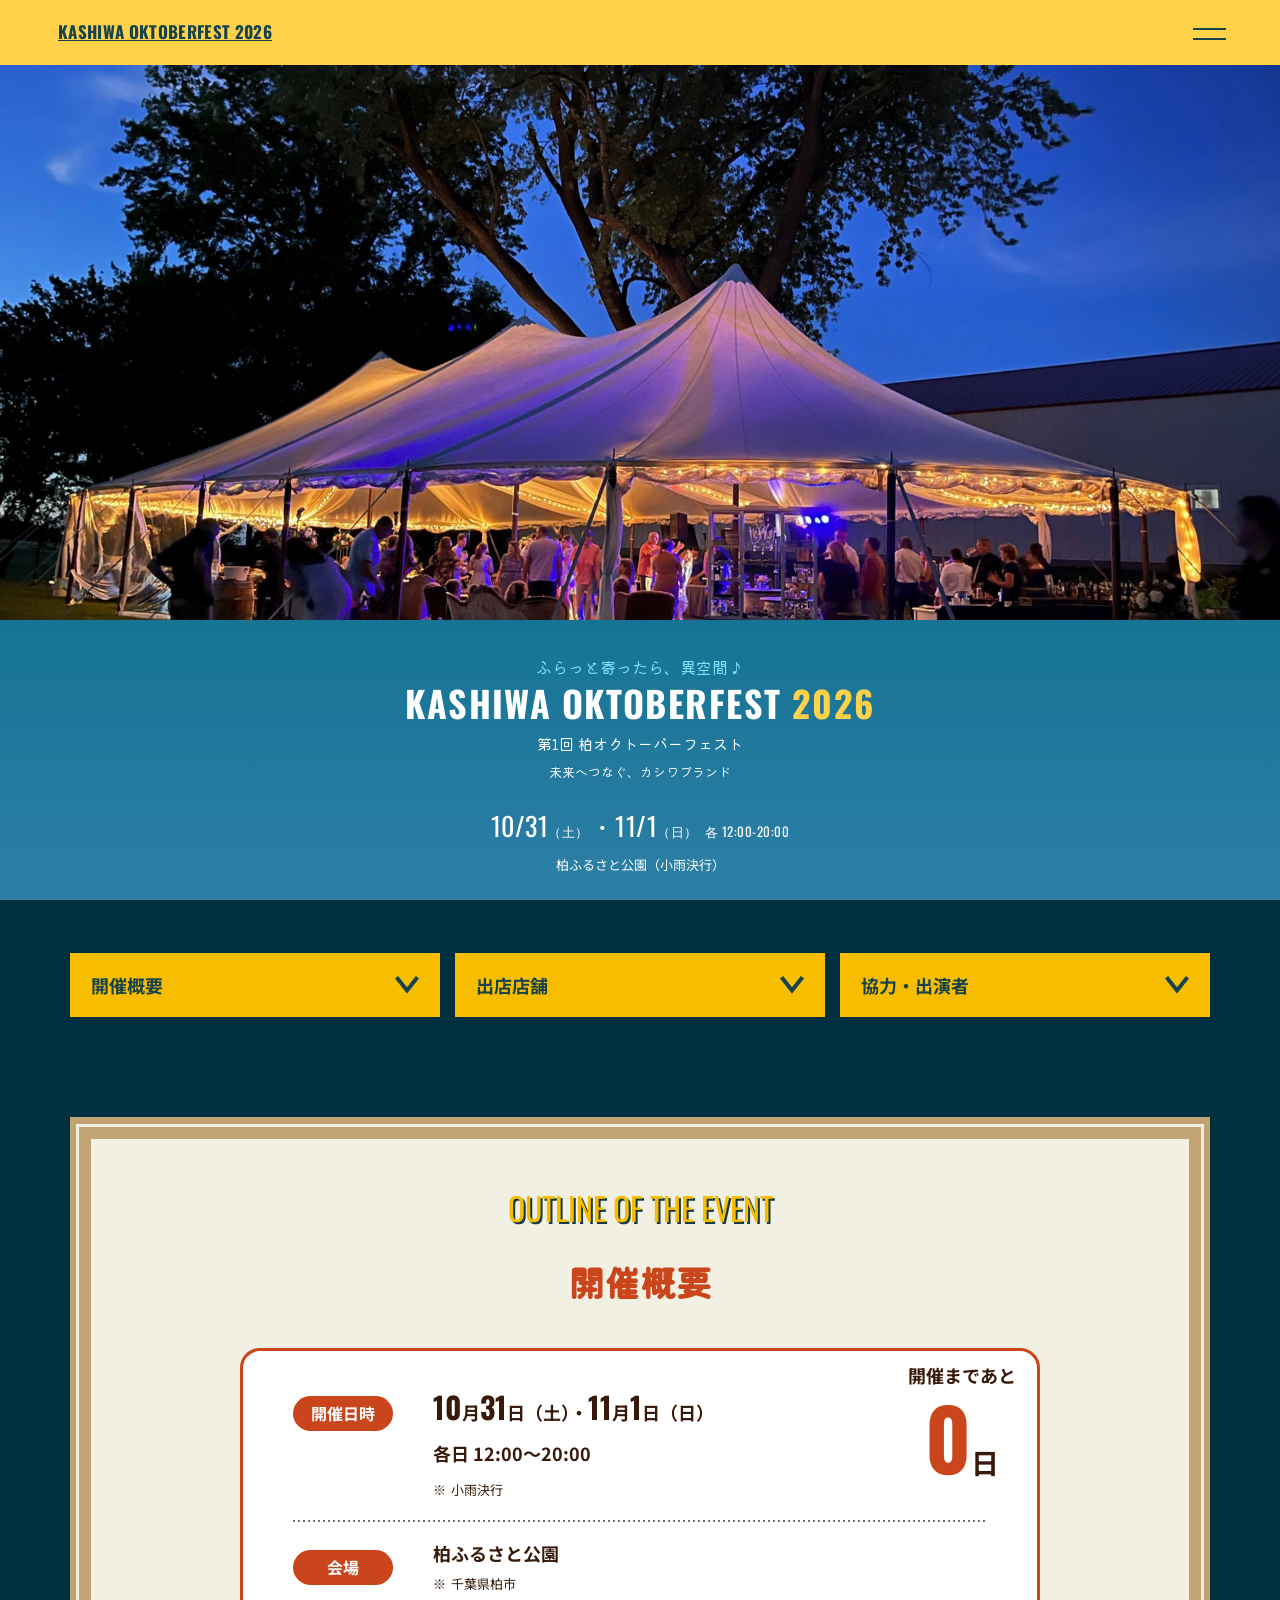
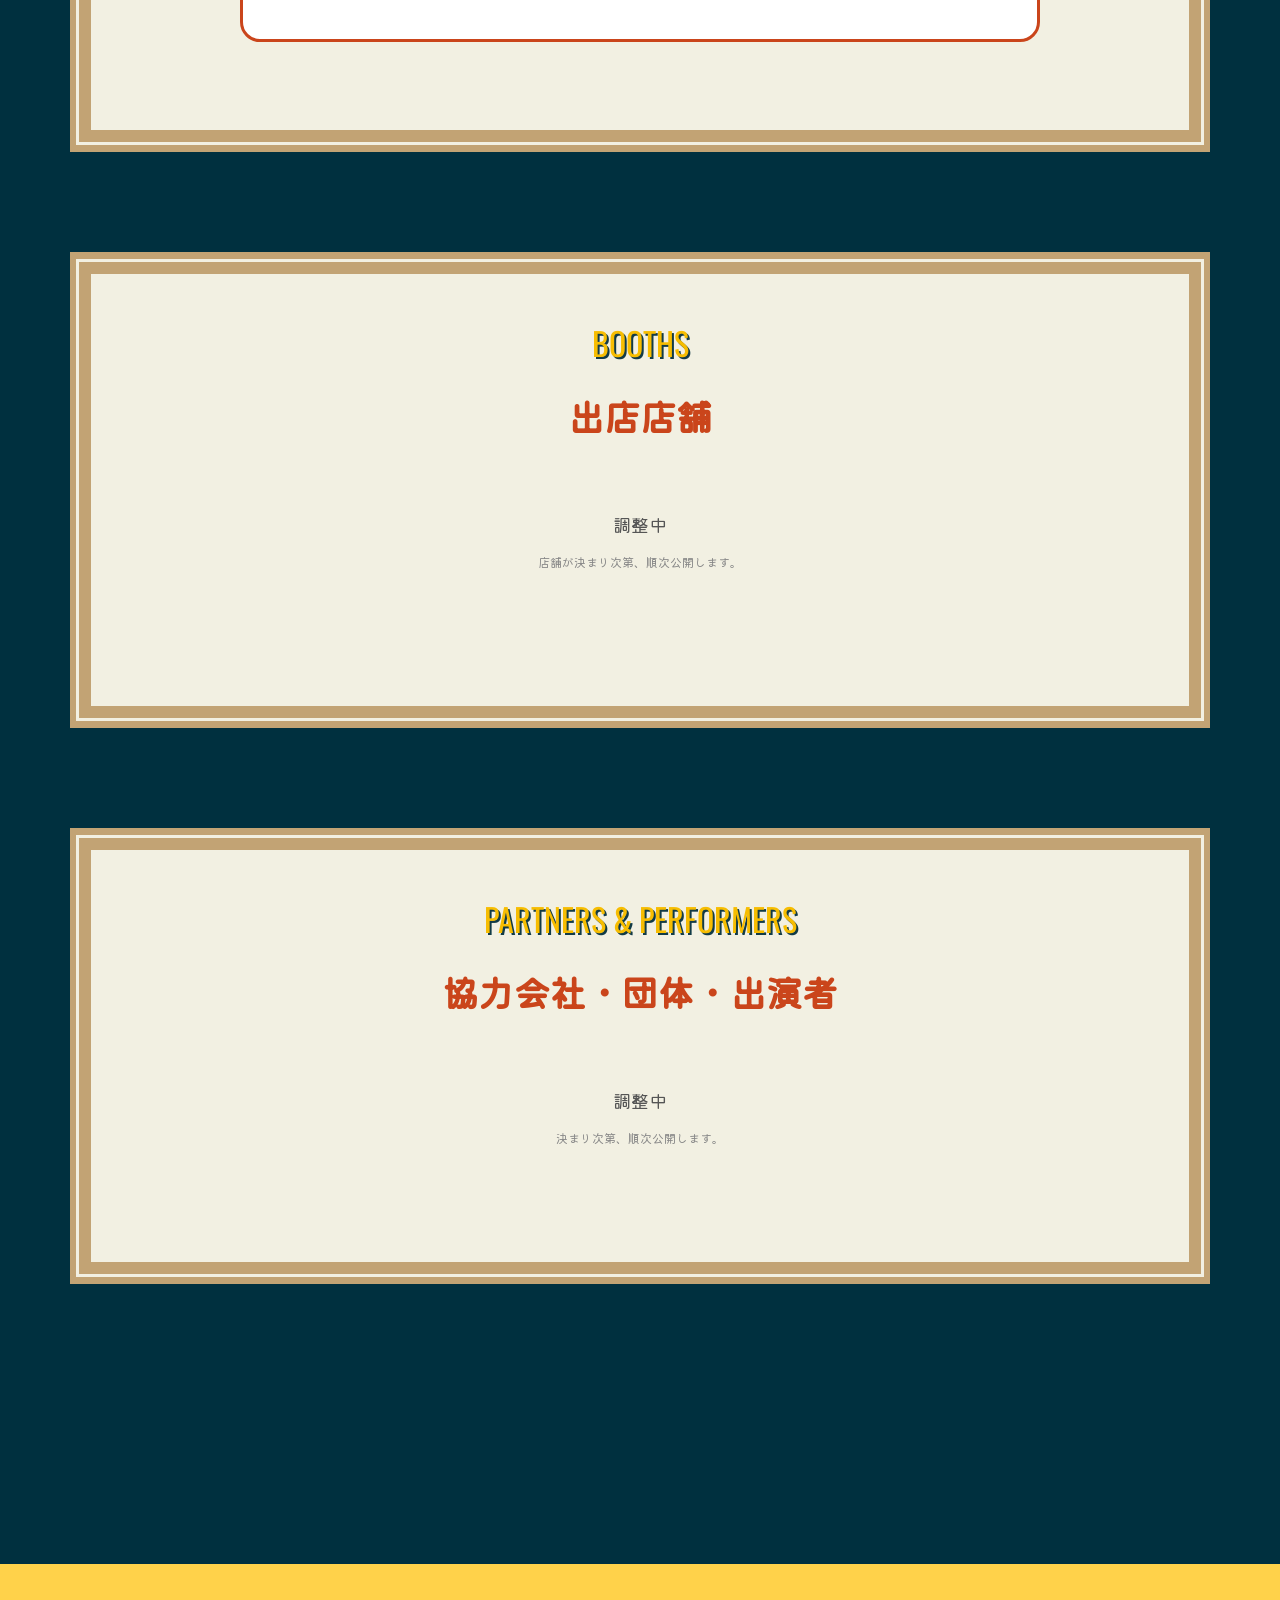
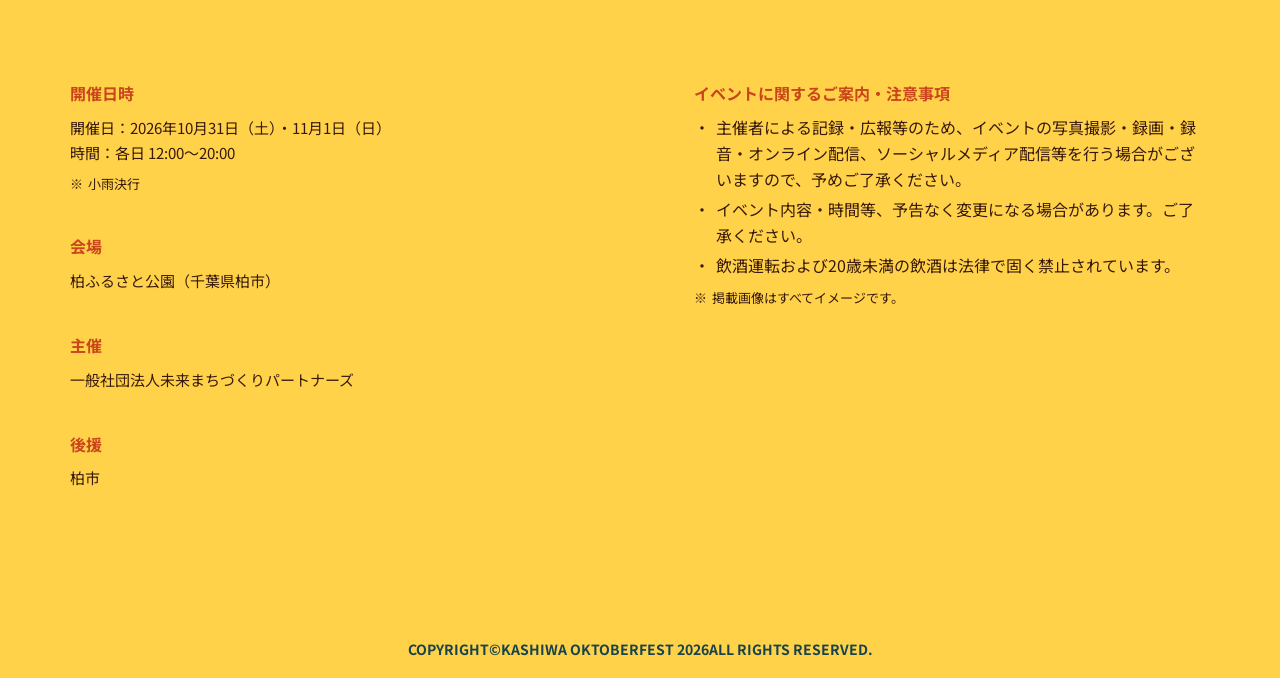
<file: index.html>
<!DOCTYPE html>
<html lang="ja"><head>
<meta charset="utf-8">
<meta name="format-detection" content="telephone=no">
<meta http-equiv="X-UA-Compatible" content="IE=edge">
<meta name="viewport" content="width=device-width, initial-scale=1, maximum-scale=1, user-scalable=0">
<title>第1回 柏オクトーバーフェスト2026｜柏ふるさと公園</title>
<meta name="description" content="第1回 柏オクトーバーフェスト2026。2026年10月31日（土）・11月1日（日）12:00-20:00、柏ふるさと公園で開催。ふらっと寄ったら、異空間。未来へつなぐ、カシワブランド。">
<meta name="keywords" content="柏オクトーバーフェスト,柏ふるさと公園,ビール,ビアフェス,イベント,柏市">
<meta property="og:title" content="第1回 柏オクトーバーフェスト2026｜柏ふるさと公園">
<meta property="og:type" content="website">
<meta property="og:url" content="">
<meta property="og:image" content="">
<meta property="og:site_name" content="KASHIWA OKTOBERFEST 2026">
<meta property="og:description" content="2026年10月31日（土）・11月1日（日）12:00-20:00、柏ふるさと公園で開催。未来へつなぐ、カシワブランド。">
<meta name="twitter:card" content="summary">
<meta name="twitter:title" content="第1回 柏オクトーバーフェスト2026｜柏ふるさと公園">
<!--css-->
<link href="./assets/css/common.css" rel="stylesheet" media="all">
<link href="./assets/css/top.css" rel="stylesheet">
<link rel="preconnect" href="https://fonts.googleapis.com">
<link rel="preconnect" href="https://fonts.gstatic.com" crossorigin="">
<link href="https://fonts.googleapis.com/css2?family=Oswald:wght@500;700&family=Kiwi+Maru:wght@400;500&family=Noto+Sans+JP:wght@400;700&display=swap" rel="stylesheet">
<link href="./assets/css/font-override.css" rel="stylesheet">
<link href="./assets/css/theme-override.css" rel="stylesheet">
<!--/css-->
<script>var app_assets = "./assets/";</script>
</head>

<body id="top" class="top" style="padding-top:60px;"><!-- サブナビなしの場合の一時スタイル -->

<header id="header" class="header">
	<div class="header__main">
		<div class="header__main--inner">
			<a class="header__main--logo header-logo-text" href="./">
				KASHIWA OKTOBERFEST 2026
			</a>
			<div class="header__main--right">
				<a id="open_menu" class="header__main--menusp" href="javascript:;"><div class="bars"></div></a>
			</div>
			<nav id="menu_sp" class="header__menusp">
				<div id="menu_sp_mask" class="header__menusp--mask"></div>
				<div class="header__menusp--inner">
					<a class="header__menusp--close close_menu sp" href="javascript:;"></a>
					<ul class="header__menusp--list">
						<li><a href="./">トップページ</a></li>
						<li><a href="#about">開催概要</a></li>
						<li><a href="#booths">出店店舗</a></li>
						<li><a href="#performers">協力・出演者</a></li>
						<li><a href="#organizer">主催者</a></li>
					</ul>
				</div>
			</nav>
		</div>
	</div>
</header>

<div id="wrap">
	<main>
		<div class="mv-hero">
			<img src="./assets/img/top/main-hero.jpg" alt="夜のテント会場でにぎわう柏オクトーバーフェストの様子（イメージ）">
		</div>

		<div class="mv-copy">
			<p class="mv-copy__catch">ふらっと寄ったら、異空間♪</p>
			<h1 class="mv-copy__title">KASHIWA OKTOBERFEST <span class="yr">2026</span></h1>
			<p class="mv-copy__sub">第1回 柏オクトーバーフェスト</p>
			<p class="mv-copy__brand">未来へつなぐ、カシワブランド</p>
			<p class="mv-copy__date">10/31<small>（土）</small>・11/1<small>（日）</small> <small>各 12:00-20:00</small></p>
			<p class="mv-copy__place">柏ふるさと公園（小雨決行）</p>
		</div>

		<div class="wcm top__inner">

			<div class="pagelink pagelink--3up u-mt-70">
				<ul>
					<li>
						<a href="#about"><span>開催概要</span></a>
					</li>
					<li>
						<a href="#booths"><span>出店店舗</span></a>
					</li>
					<li>
						<a href="#performers"><span>協力・出演者</span></a>
					</li>
				</ul>
			</div>

			<section class="section-box top__about">
				<div class="anchor"><span class="anchor__inner" id="about"></span></div>
				<div class="section-box__inner top__about__inner">
					<div class="section-box__title">
						<h2 class="text-sttl"><span>OUTLINE OF THE EVENT</span></h2>
						<span class="text-substtl">開催概要</span>
					</div>
					<div class="section-box__content">
						<div class="top__about-info">
							<dl>
								<dt><span>開催日時</span></dt>
								<dd>
									<p class="top__about-info__lead"><span class="u-text-xl">10</span>月<span class="u-text-xl">31</span>日（土）・<br class="sp"><span class="u-text-xl">11</span>月<span class="u-text-xl">1</span>日（日）</p>
									<ul class="top__about-info__time">
										<li><span>各日 12:00〜20:00</span></li>
									</ul>
									<ul class="list-caution u-mt-10">
										<li>小雨決行</li>
									</ul>
								</dd>
							</dl>
							<dl>
								<dt><span>会場</span></dt>
								<dd>
									<p class="top__about-info__lead">柏ふるさと公園</p>
									<ul class="list-caution u-mt-10">
										<li>千葉県柏市</li>
									</ul>
								</dd>
							</dl>
						</div>
						<div class="contents__count__wrap top__count__day">
							<div class="contents__count__wrap__inner">
								<div class="contents__count__wrap__content">
									<p class="contents__count__wrap__text1">開催まであと</p>
									<p class="contents__count__wrap__text2"><span class="num" id="js-count">0</span>日</p>
								</div>
							</div>
						</div>
					</div>
				</div>
			</section><!-- / 開催概要 -->

			<section class="section-box">
				<div class="anchor"><span class="anchor__inner" id="booths"></span></div>
				<div class="section-box__inner">
					<div class="section-box__title">
						<h2 class="text-sttl"><span>BOOTHS</span></h2>
						<span class="text-substtl">出店店舗</span>
					</div>
					<div class="section-box__content">
						<p class="tba">調整中<small>店舗が決まり次第、順次公開します。</small></p>
					</div>
				</div>
			</section><!-- / 出店店舗 -->

			<section class="section-box section-box--ver2">
				<div class="anchor"><span class="anchor__inner" id="performers"></span></div>
				<div class="section-box__inner">
					<div class="section-box__title">
						<h2 class="text-sttl"><span>PARTNERS &amp; PERFORMERS</span></h2>
						<span class="text-substtl">協力会社・団体・出演者</span>
					</div>
					<div class="section-box__content">
						<p class="tba">調整中<small>決まり次第、順次公開します。</small></p>
					</div>
				</div>
			</section><!-- / 協力会社・団体・出演者 -->

		</div>
	</main>
</div>

<!-- footer -->
<footer id="footer" class="footer">
	<a href="javascript:void(0);" class="btn-back" id="js-pagetop">
		<img src="./assets/img/common/footer_gotop.png" alt="go top">
	</a>
	<div class="footer__inner">
		<ul class="footer__info">
			<li class="footer__info--col">
				<div class="footer__info--row">
					<p class="title">開催日時</p>
					<div class="content">
						<dl><dt>開催日：</dt><dd>2026年10月31日（土）・11月1日（日）</dd></dl>
						<dl><dt>時間：</dt><dd>各日 12:00〜20:00</dd></dl>
						<ul class="list-caution u-mt-10">
							<li>小雨決行</li>
						</ul>
					</div>
				</div>
				<div class="footer__info--row" id="organizer">
					<p class="title">会場</p>
					<p class="content">柏ふるさと公園（千葉県柏市）</p>
				</div>
				<div class="footer__info--row">
					<p class="title">主催</p>
					<p class="content">一般社団法人未来まちづくりパートナーズ</p>
				</div>
				<div class="footer__info--row">
					<p class="title">後援</p>
					<p class="content">柏市</p>
				</div>
			</li>

			<li class="footer__info--col">
				<div class="footer__info--row">
					<p class="title">イベントに関するご案内・注意事項</p>
					<div class="content">
						<ul class="list-caution2">
							<li>主催者による記録・広報等のため、イベントの写真撮影・録画・録音・オンライン配信、ソーシャルメディア配信等を行う場合がございますので、予めご了承ください。</li>
							<li>イベント内容・時間等、予告なく変更になる場合があります。ご了承ください。</li>
							<li>飲酒運転および20歳未満の飲酒は法律で固く禁止されています。</li>
						</ul>
						<ul class="list-caution u-mt-10">
							<li>掲載画像はすべてイメージです。</li>
						</ul>
					</div>
				</div>
			</li>
		</ul>
	</div>
	<p class="footer__copyright">COPYRIGHT©KASHIWA OKTOBERFEST 2026<br class="sp">ALL RIGHTS RESERVED.</p>
</footer>
<script src="./assets/js/common.js"></script>
<script src="./assets/js/script.js"></script>

</body></html>
</file>
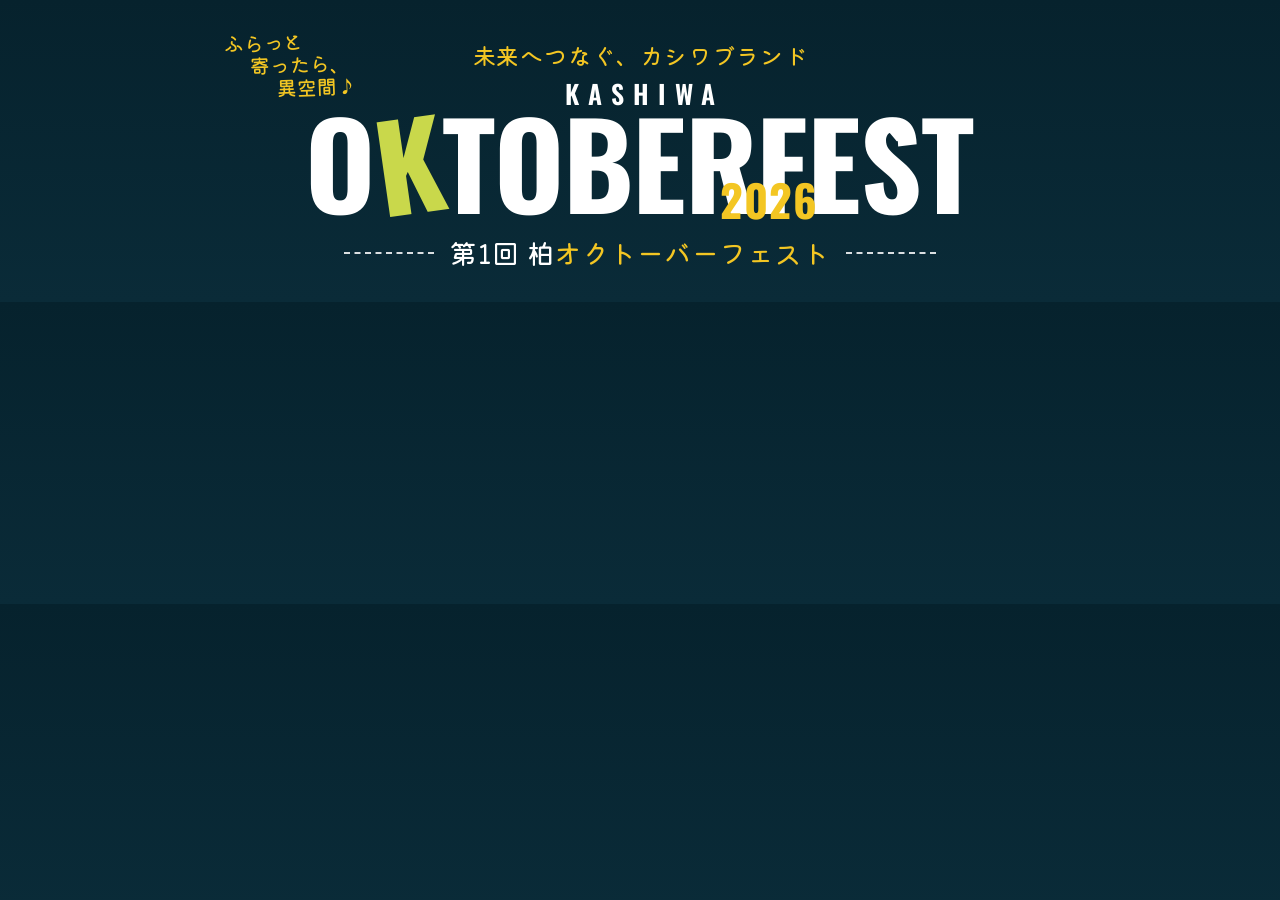
<file: hero-preview.html>
<!DOCTYPE html>
<html lang="ja"><head>
<meta charset="utf-8">
<meta name="viewport" content="width=device-width, initial-scale=1">
<title>柏オクトーバーフェスト ヒーロー再現プレビュー</title>
<link rel="preconnect" href="https://fonts.googleapis.com">
<link rel="preconnect" href="https://fonts.gstatic.com" crossorigin="">
<link href="https://fonts.googleapis.com/css2?family=Oswald:wght@500;600;700&family=Kiwi+Maru:wght@400;500&family=Noto+Sans+JP:wght@400;700&display=swap" rel="stylesheet">
<style>
:root{
  --navy:#0a2b38;
  --navy-top:#06222d;
  --cyan:#53c6de;
  --white:#ffffff;
  --lime:#c9d84b;   /* OKTOBERFEST の K */
  --gold:#f3c623;   /* 2026・オクトーバーフェスト */
}
*{margin:0;padding:0;box-sizing:border-box}
body{
  background:linear-gradient(180deg,var(--navy-top),var(--navy));
  font-family:"Noto Sans JP",sans-serif;
  color:var(--white);
  -webkit-font-smoothing:antialiased;
}
.hero{
  position:relative;
  max-width:900px;
  margin:0 auto;
  padding:38px 40px 30px;
  text-align:center;
}
/* 上部キャッチ左（手書き風・シアン・段組み） */
.catch-left{
  position:absolute;
  top:30px;left:34px;
  font-family:"Kiwi Maru",serif;
  color:var(--gold);
  font-size:20px;
  line-height:1.15;
  text-align:left;
  transform:rotate(-2deg);
  font-weight:500;
}
.catch-left span{display:block;}
.catch-left span:nth-child(2){margin-left:26px;}
.catch-left span:nth-child(3){margin-left:52px;}
/* 上部キャッチ右（シアン・1行） */
.catch-top{
  font-family:"Kiwi Maru",serif;
  color:var(--gold);
  font-size:23px;
  font-weight:500;
  letter-spacing:.04em;
  margin-bottom:2px;
}
/* KASHIWA */
.kashiwa{
  font-family:"Oswald",sans-serif;
  font-weight:600;
  letter-spacing:.34em;
  font-size:26px;
  margin-left:.34em;   /* letter-spacing の右余白を相殺 */
  margin-bottom:-6px;
}
/* OKTOBERFEST 2026 */
.logo-row{
  position:relative;
  display:inline-block;
}
.logo-main{
  font-family:"Oswald",sans-serif;
  font-weight:700;
  font-size:118px;
  line-height:.92;
  letter-spacing:-.01em;
  transform:scaleX(1.02);
  white-space:nowrap;
}
.logo-main .k{
  color:var(--lime);
  display:inline-block;
  transform:rotate(-8deg);
}
.year{
  position:absolute;
  right:150px;
  bottom:-16px;
  font-family:"Oswald",sans-serif;
  font-weight:700;
  font-size:44px;
  color:var(--gold);
  letter-spacing:.02em;
}
/* burst（Tの右上の光） */
.burst{
  position:absolute;
  top:-6px;right:36px;
  width:70px;height:40px;
}
.burst i{
  position:absolute;left:50%;bottom:0;
  width:2.5px;height:20px;
  background:var(--white);
  transform-origin:bottom center;
  border-radius:2px;
}
.burst i:nth-child(1){transform:rotate(-40deg)}
.burst i:nth-child(2){transform:rotate(-25deg)}
.burst i:nth-child(3){transform:rotate(-10deg)}
.burst i:nth-child(4){transform:rotate(5deg)}
.burst i:nth-child(5){transform:rotate(20deg)}
/* 第1回 柏オクトーバーフェスト（破線で挟む） */
.subtitle{
  display:flex;
  align-items:center;
  justify-content:center;
  gap:16px;
  margin-top:14px;
  font-family:"Kiwi Maru",serif;
  font-weight:500;
  font-size:27px;
  letter-spacing:.02em;
}
.subtitle .line{
  flex:0 0 90px;
  border-top:2px dashed rgba(255,255,255,.85);
}
.subtitle .jp{color:var(--white);}
.subtitle .gold{color:var(--gold);}
</style>
</head>
<body>
  <div class="hero">
    <div class="catch-left">
      <span>ふらっと</span>
      <span>寄ったら、</span>
      <span>異空間♪</span>
    </div>
    <p class="catch-top">未来へつなぐ、カシワブランド</p>
    <p class="kashiwa">KASHIWA</p>
    <div class="logo-row">
      <span class="burst"><i></i><i></i><i></i><i></i><i></i></span>
      <h1 class="logo-main">O<span class="k">K</span>TOBERFEST</h1>
      <span class="year">2026</span>
    </div>
    <div class="subtitle">
      <span class="line"></span>
      <span><span class="jp">第1回 柏</span><span class="gold">オクトーバーフェスト</span></span>
      <span class="line"></span>
    </div>
  </div>
</body></html>
</file>
<file: assets/css/common.css>
@charset "UTF-8";
@import url('https://fonts.googleapis.com/css2?family=Londrina+Solid:wght@100;300;400;900&family=Noto+Sans+JP:wght@100..900&display=swap');@import url('https://fonts.googleapis.com/css2?family=Amarante&family=Londrina+Solid:wght@100;300;400;900&family=Noto+Sans+JP:wght@100..900&display=swap');

/* reset
---------------------------------------------------------------------- */
p{margin:0;padding:0}ol,ul{list-style:none;margin:0;padding:0}input,textarea{margin:0;font-size:100%;resize:none}input[type="text"],input[type="date"],input[type="email"],input[type="number"],input[type="url"]{word-break:normal;white-space:nowrap;-webkit-appearance:none;-moz-appearance:none;-ms-appearance:none;-o-appearance:none;appearance:none}table{width:100%;border-collapse:collapse;border-spacing:0;font-size:100%}dl,dt,dd,th,td{margin:0;padding:0}h1,h2,h3,h4,h5,h6{font-weight:400;margin:0;padding:0}html,body,div,span,applet,object,iframe,h1,h2,h3,h4,h5,h6,p,blockquote,pre,a,abbr,acronym,address,big,cite,code,del,dfn,em,img,ins,kbd,q,s,samp,small,strike,strong,sub,sup,tt,var,b,u,i,center,dl,dt,dd,ol,ul,li,fieldset,form,label,legend,table,caption,tbody,tfoot,thead,tr,th,td,article,aside,canvas,details,embed,figure,figcaption,footer,header,hgroup,menu,nav,output,ruby,section,summary,time,mark,audio,video,dialog{margin:0;padding:0;border:0;outline:0;font-size:100%;vertical-align:baseline;background:transparent}img{margin:0;padding:0;vertical-align:middle;border:0;max-width:100%;height:auto}table img{margin:0;padding:0;vertical-align:middle;border:0}article,aside,dialog,figure,footer,header,hgroup,nav,section{display:block}nav ul{list-style:none}*,*:before,*:after{-webkit-box-sizing:border-box;-moz-box-sizing:border-box;-ms-box-sizing:border-box;-o-box-sizing:border-box;box-sizing:border-box;-webkit-font-smoothing:antialiased;-moz-osx-font-smoothing:grayscale}*:focus{outline:none!important}label,select,button{cursor:pointer}@media all and (-ms-high-contrast:none),(-ms-high-contrast:active){select::-ms-expand{display:none}}@media screen\0{select::-ms-expand{display:none}}em,i{font-style:normal}a{outline:none;transition:0.3s;color:#000;text-decoration:none}@media (min-width:768px){a:hover{opacity:.75}}


/* common
---------------------------------------------------------------------- */


html {
	width: 100%;
	font-size: 62.5%;
	background-color: #fff;
}

body {
	background-color: #fff;
	color: #381A0B;
	font-family: 'Noto Sans JP', 'ヒラギノ角ゴシック', 'Hiragino Sans', '游ゴシック', 'Yu Gothic', '游ゴシック体', 'YuGothic', 'メイリオ', Meiryo, sans-serif;
	font-size: 1.5rem;
	line-height: 1.6;
	letter-spacing: 0;
	-webkit-font-smoothing: antialiased;
	-moz-osx-font-smoothing: grayscale;
	-webkit-text-size-adjust: 100%;
}
@media only screen and (max-width: 767px) {
	body {
		padding-top: 60px;
		/* padding-bottom: 64px; */
	}
	body.menu_opened {
		overflow: hidden;
	}
}

sub {
    vertical-align: baseline;
    font-size: 0.7em;
}

/* 表示出し分け */
@media only screen and (min-width: 768px) {
	.sp,
	.SP {
		display: none !important;
	}
}
@media only screen and (max-width: 767px) {
	.pc,
	.PC {
		display: none !important;
	}
}

/* 固定メニュー */
.tomenu {
	position: fixed;
	bottom: 0;
	left: 0;
	width: 100%;
	z-index: 20;
}
.tomenu > a {
	position: relative;
	display: table;
	width: 100%;
	height: 65px;
	background-color: #CA451B;
	font-weight: bold;
	text-decoration: none;
}
.tomenu > a:before {
	content: "";
	position: absolute;
	top: 50%;
	right: 12px;
	width: 18px;
	height: 24px;
	margin-top: -12px;
	background-image: url(../img/common/icon_chev_right.png);
	background-repeat: no-repeat;
	background-position: left top;
	background-size: 100% auto;
	pointer-events: none;
}
.tomenu > a span {
	display: table-cell;
	padding-right: 35px;
	padding-left: 35px;
	color: #fff;
	font-size: 18px;
	text-align: center;
	text-decoration: none;
	vertical-align: middle;
}
@media (min-width: 768px) {
	.tomenu {
		display: none;
	}
}


#wrap {
	position: relative;
	overflow: hidden;
	width: 100%;
	background: #FAD14A;
	background-image: url(../img/common/bg_lowder.png);
	background-size: 500px 500px;
	background-repeat: repeat;
	padding-bottom: 138px;
}

@media (min-width: 768px) {
	#wrap {
		padding-bottom: 280px;
	}
}


main {
	display: block;
}

a {
	color: #CA451B;
	text-decoration: underline;
}
@media (min-width: 768px) {
	a {
		transition: opacity .2s linear;
	}

	a:hover {
		opacity: .5;
	}
}

/* font
font-family: 'Noto Sans JP', sans-serif;
font-family: 'PT Serif', serif;
font-family: 'Roboto', sans-serif; */
@font-face {
	font-family: 'Jadyn-Maria';
	src: url("../fonts/Jadyn-Maria.woff2") format("woff2"), url("../fonts/Jadyn-Maria.woff") format("woff");
	font-weight: normal;
	font-style: normal;
}
.c-title__en {
    font-family: "Jadyn-Maria", serif;
}

/* img */
/* .lazy[data-bg],
img.lazy {
		-webkit-transition: opacity 0.3s;
		-moz-transition: opacity 0.3s;
		-ms-transition: opacity 0.3s;
		-o-transition: opacity 0.3s;
		transition: opacity 0.3s;
		opacity: 0;
}
.lazy.loaded {
		opacity: 1;
} */
/* .thumb {
	display: block;
	background-repeat: no-repeat;
	background-position: center center;
	background-size: cover;
	-webkit-transition: all 0.3s;
	-moz-transition: all 0.3s;
	-ms-transition: all 0.3s;
	-o-transition: all 0.3s;
	transition: all 0.3s;
	-webkit-backface-visibility: hidden;
	-moz-backface-visibility: hidden;
	backface-visibility: hidden;
} */
.abs {
	position: absolute;
	width: 100%;
	height: 100%;
	top: 0;
	left: 0;
}

/* テキスト */
.u-text-m {
	font-size: 1.6rem !important;
}
.u-text-l {
	font-size: 2.0rem !important;
}
.u-text-xl {
	font-size: 3rem !important;
}
.u-text-caption {
	font-size: 1.3rem !important;
	color: #666 !important;
}
.u-text-bold {
	font-weight: bold !important;
}
.u-text-center {
	text-align: center !important;
}
.u-text-blue {
	color: #264971 !important;
}
.u-text-red {
	color: #CA451B !important;
}
.u-text-green {
	color: #CA451B !important;
}
.u-pcbr {
	display: none !important;
}
.u-spbr {
	display: inline !important;
}
@media (min-width: 768px) {
	.u-text-l {
		font-size: 2.4rem !important;
	}
	.u-text-xl {
		font-size: 3rem !important;
	}
	.u-pcbr {
		display: inline !important;
	}
	.u-spbr {
		display: none !important;
	}
}

/* マージン */
.u-mt-0 {
	margin-top: 0 !important;
}
.u-mt-5 {
	margin-top: 5px !important;
}
.u-mt-10 {
	margin-top: 10px !important;
}
.u-mt-20 {
	margin-top: 20px !important;
}
.u-mt-30 {
	margin-top: 30px !important;
}
.u-mt-40 {
	margin-top: 40px !important;
}
.u-mt-45 {
	margin-top: 45px !important;
}
.u-mt-60 {
	margin-top: 60px !important;
}
.u-mt-70 {
	margin-top: 70px !important;
}
.u-mt-l {
	margin-top: 60px !important;
}
.u-mt-xl {
	margin-top: 80px !important;
}
@media (max-width: 767px) {
	.u-mt-70 {
		margin-top: 50px !important;
	}
	.u-mt-l {
		margin-top: 40px !important;
	}
	.u-mt-xl {
		margin-top: 40px !important;
	}
}

/* ボタン */
.c-button {
	max-width: 480px;
	margin-left: auto;
	margin-right: auto;
	position: relative;
	margin-top: 40px;
}
.c-button > a {
	box-sizing: border-box;
	display: flex;
	justify-content: center;
	align-items: center;
	width: 100%;
	height: 100%;
	min-height: 64px;
	padding: 10px 48px 10px 20px;
	border: 1px solid #CA451B;
	background-color: #CA451B;
	text-align: center;
	font-weight: bold;
	font-size: 1.8rem;
	line-height: 1.4;
	color: #fff;
	text-decoration: none;
}
.c-button::after {
	content: "";
	display: block;
	width: 18px;
	height: 24px;
	position: absolute;
	top: 50%;
	right: 18px;
	background-image: url(../img/common/icon_chev_right.png);
	background-size: 100% auto;
	transform: translateY(-50%);
}
.c-button.c-button--l > a {
	min-height: 66px;
}
@media (hover: hover) {
	.c-button > a {
		transition: all 0.2s linear;
	}
	.c-button > a:hover {
		background-color: #fff;
		color: #CA451B;
		opacity: 1;
	}
	.c-button:hover::after {
		background-image: url(../img/common/icon_chev_right_2.png);
	}
}
@media (max-width: 767px) {
	.c-button {
		margin-top: 40px;
	}
}

/* タイトル関連 */
.c-subtitle {
	position: relative;
	max-width: 600px;
	margin-left: auto;
	margin-right: auto;
	padding: 0 30px;
	z-index: 2;
}
.c-subtitle__inner {
	color: #E52C1F;
	font-weight: 700;
	font-size: 1.8rem;
	line-height: 1.5;
	text-align: center;
}
@media (min-width: 767px) {
	.c-subtitle {
		margin-bottom: 30px;
	}
	.c-subtitle__inner {
	}
}
.c-title__en {
    color: #333333;
    font-family: "Jadyn-Maria", serif;
}


/* リスト */
.list-caution > li {
	position: relative;
	padding-left: 1.4em;
	color: #381A0B;
	font-size: 1.3rem;
	font-weight: normal;
	line-height: 1.46;
}
.list-caution > li:before {
	content: "※";
	position: absolute;
	top: 0;
	left: 0;
	display: block;
	width: 1em;
	height: 1em;
}
.list-caution > li + li {
	margin-top: 5px;
}

.list-caution2 > li {
	position: relative;
	padding-left: 1.4em;
	font-size: 1.6rem;
	font-weight: normal;
}
.list-caution2 > li:before {
	content: "・";
	position: absolute;
	top: 0;
	left: 0;
	display: block;
	width: 1em;
	height: 1em;
}
.list-caution2 > li + li {
	margin-top: 5px;
}


/* コンテンツボックス */
.contents-box {
	position: relative;
	box-sizing: border-box;
	margin-bottom: 65px;
	border: 3px solid #CA451B;
	background-color: #F2F0E2;
}
.contents-box::before {
	content: '';
	position: absolute;
	top: 0;
	left: 0;
	width: 100%;
	height: 100%;
	background: url(../img/common/bg_heading.png) no-repeat top left;
	background-size: contain;
}

/* .contents-box .contents-box__title {
	padding-bottom: 55px;
	background-image: url(../img/common/img_decoline.png);
	background-repeat: no-repeat;
	background-size: 104px auto;
	background-position: center 100%;
} */
.contents-box .contents-box__title::before,
.contents-box .contents-box__title::after {
	content: "";
	position: absolute;
	display: block;
	z-index: 0;
}
.contents-box .contents-box__title::before {
	width: 205px;
	height: 287px;
	top: -70px;
	left: 44px;
	background-image: url(../img/common/icon_decoration_01.png);
	background-repeat: no-repeat;
	background-size: 100% auto;
}
.contents-box .contents-box__title::after {
	width: 287px;
	height: 173px;
	top: 20px;
	right: -53px;
	background-image: url(../img/common/icon_decoration_02.png);
	background-repeat: no-repeat;
	background-size: 100% auto;
}
.contents-box .contents-box__title.separate {
	position: relative;
	padding-top: 0;
	padding-bottom: 0;
	background-image: none;
}
.contents-box .contents-box__title.separate > p {
	position: relative;
	display: table;
	width: 100%;
	max-width: 580px;
	height: 60px;
	margin-top: -30px;
	margin-right: auto;
	margin-left: auto;
	padding-top: 10px;
	padding-right: 30px;
	padding-bottom: 10px;
	padding-left: 30px;
	background-color: #CA451B;
	color: #fff;
	font-size: 2.4rem;
	font-weight: 600;
	line-height: 1;
}
.contents-box .contents-box__title.separate > p:before {
	position: absolute;
	top: 0;
	left: -19px;
	content: "";
	display: block;
	width: 0;
	height: 0;
	border-top: 30px solid transparent;
	border-bottom: 30px solid transparent;
	border-right: 20px solid #CA451B;
	border-left: 0;
}
.contents-box .contents-box__title.separate > p:after {
	position: absolute;
	top: 0;
	right: -19px;
	content: "";
	display: block;
	width: 0;
	height: 0;
	border-top: 30px solid transparent;
	border-right: 0;
	border-bottom: 30px solid transparent;
	border-left: 20px solid #CA451B;
}
.contents-box .contents-box__title.separate > p span {
	display: table-cell;
	vertical-align: middle;
}
/* .contents-box .contents-box__title .text-sttl {
	font-size: 2.4rem;
} */
.contents-box .contents-box__title .text-sttl + span {
	display: block;
}
.contents-box .contents-box__title .text-sttl span {
	position: relative;
	display: inline-block;
	padding: 0 46px;
}
.contents-box .contents-box__lead {
	color: #CA451B;
	font-size: 2.4rem;
	font-weight: bold;
	margin-bottom: 20px;
	text-align: center;
	line-height: 1.6;
}
@media (max-width: 767px) {
	.contents-box {
		padding-top: 44px;
		border: 2px solid #383638;
		margin-bottom: 100px;
	}
	.contents-box .contents-box__title .text-sttl {
		display: inline-block;
		font-size: 1.6rem;
	}
	.contents-box .contents-box__title .text-sttl span {
		padding: 0 37px;
	}

	.contents-box .contents-box__title.separate {
		padding-right: 30px;
		padding-left: 30px;
	}
	.contents-box .contents-box__title.separate > p {
		width: 100%;
		max-width: none;
		height: 40px;
		margin-top: -20px;
		padding-top: 2px;
		padding-right: 10px;
		padding-bottom: 2px;
		padding-left: 10px;
		font-size: 1.7rem;
	}
	.contents-box .contents-box__title.separate > p:before {
		left: -10px;
		border-top: 20px solid transparent;
		border-bottom: 20px solid transparent;
		border-right: 10px solid #9E6D00;
		border-left: 0;
	}
	.contents-box .contents-box__title.separate > p:after {
		right: -10px;
		border-top: 20px solid transparent;
		border-right: 0;
		border-bottom: 20px solid transparent;
		border-left: 10px solid #9E6D00;
	}
	.contents-box .contents-box__title::before {
		width: 90px;
		height: 126px;
		top: -113px;
		left: 8px;
	}
	.contents-box .contents-box__title::after {
		width: 132px;
		height: 80px;
		top: -93px;
		right: -20px;
	}
	.contents-box .contents-box__lead {
		font-size: 2rem;
	}
}

.contents-box .contents-box__title .text-substtl {
	position: relative;
	color: #CA451B;
	font-family: 'Noto Sans JP', sans-serif;
	font-size: 4rem;
	font-weight: 900;
	line-height: 1.2;
	margin-top: 8px;
	z-index: 1;
}
.contents-box .contents-box__title .text-substtl .size-s {
	font-size: 2.8rem;
}
.contents-box__inner {
	margin-top: 0;
	padding-top: 40px;
	padding-bottom: 0;
}
.contents-box__content {
	position: relative;
	margin: 0 auto;
	padding: 0 20px;
	line-height: 2;
}
@media (max-width: 767px) {
	.contents-box__content {
		padding: 0 28px;
		margin-bottom: 40px;
	}
	/* .contents-box::before {
		width: 95px;
		height: 87px;
		top: -10px;
    	left: -10px;
	} */
	.contents-box::after {
		width: 72px;
		height: 122px;
		top: -49px;
		right: -9px;
	}
	.contents-box .contents-box__title .text-substtl {
		font-size: 2.8rem;
	}
	.contents-box .contents-box__title .text-substtl .size-s {
		font-size: 2rem;
	}
	/* .contents-box__content-v2 {
		padding-bottom: 40px;
	} */
}
@media (min-width: 768px) {
	.contents-box {
		margin-bottom: 100px;
	}
	.contents-box__inner {
		padding-top: 100px;
		/* padding-bottom: 70px; */
	}
	.contents-box__content {
		width: 100%;
		max-width: 880px;
		margin-right: auto;
		margin-left: auto;
		padding-left: 27px;
		padding-right: 27px;
	}
	.contents-box__content:last-of-type {
		padding-bottom: 80px;
	}
	.contents-box__content-v2 {
		max-width: 880px;
		padding-left: 40px;
		padding-right: 40px;
		padding-bottom: 80px;
	}
	.contents-box__content-v2 .wrp-column_2 {
		flex-direction: row-reverse;
		padding-left: 0;
	}
	.contents-box__digipot .contents-box__content {
		max-width: 1000px;
	}

}

.contents-box__title {
	padding-top: 12px;
	text-align: center;
	position: relative;
	background: url(../img/common/bg_title_sp.png) repeat-x center bottom;
	background-size: auto 100%;
}
.contents-box__title .text-sttl {
	position: relative;
	color: #206C44;
	font-family: "Londrina Solid", sans-serif;
	text-transform: uppercase;
	font-size: 1.6rem;
	z-index: 1;
	text-shadow: 2px 2px #F7BD01;
}
@media (min-width: 768px) {
	.contents-box__title {
		padding-top: 60px;
		background-image: url(../img/common/bg_title.png);
	}
	.contents-box__title .text-sttl {
		font-size: 3.2rem;
	}
}

/* ポイント */
.contents__point__title {
	position: relative;
	max-width: 600px;
	margin: 0 auto;
	/* background-color: #fff; */
	padding: 1.5px;
	border: 2px solid #F7BD01;
	transform: translateY(-20px);
}
.contents__point__title::before {
	content: "";
	position: absolute;
	top: -20px;
	left: -10px;
	display: block;
	width: 56px;
	height: 53px;
	background-image: url(../img/common/ill_hop_l.png);
	background-repeat: no-repeat;
	background-size: 100% auto;
	z-index: 1;
}

.contents__point__title::after {
	content: "";
	position: absolute;
	top: -20px;
	right: -10px;
	display: block;
	width: 56px;
	height: 53px;
	background-image: url(../img/common/ill_hop_r.png);
	background-repeat: no-repeat;
	background-size: 100% auto;
	z-index: 1;
}

.contents__point__title__inner {
	position: relative;
	padding: 8px 20px;
	color: #381A0B;
	font-size: 1.7rem;
	font-weight: 700;
	text-align: center;
	line-height: 1.58;
	background-color: #F7BD01;
}
@media (min-width: 768px) {
	.contents__point__title::before {
        top: -24px;
        left: -22px;
		width: 90px;
		height: 87px;
	}
	.contents__point__title::after {
		top: -24px;
        right: -22px;
		width: 90px;
		height: 87px;
	}

	.contents__point__title__inner {
		padding: 8px 20px;
		font-size: 2.4rem;
	}
}

/* 複数カラムレイアウト */
.wrp-column_2 {
}
.wrp-column_2 .wrp-column__inner .c-subtitle {
	max-width: none;
	margin-bottom: 10px;
	padding-right: 0;
	padding-left: 0;
}
.wrp-column_2 .wrp-column__inner .c-subtitle .c-subtitle__inner {
	text-align: left;
}
.wrp-column_2 + .wrp-column_2 {
	margin-top: 80px;
}
.wrp-column_2 + .wrp-column_3 {
	margin-top: 80px;
}
.wrp-column_2 .wrp-column__inner img {
	border: 5px solid green;
	border-radius: 25px;
}
.wrp-column_2 .wrp-column__inner img + img {
	margin-top: 15px;
}
@media (max-width: 767px) {
	.wrp-column_2 .wrp-column__inner + .wrp-column__inner,
	.wrp-column_3 .wrp-column__inner + .wrp-column__inner {
		margin-top: 10px;
	}
	.wrp-column_2 + .wrp-column_2 {
		margin-top: 40px;
	}
	.top__point.contents-box__content {
		margin-bottom: 0;
	}
}
@media (min-width: 768px) {
	.wrp-column_2 {
		display: flex;
		flex-wrap: wrap;
		align-items: flex-start;
		gap: 40px;
	}
	.wrp-column_2 .wrp-column__inner {
		width: calc(50% - 20px);
	}
	.wrp-column_3 {
		display: flex;
		flex-wrap: wrap;
		align-items: flex-start;
		gap: 50px;
	}
	.wrp-column_3 .wrp-column__inner {
		width: calc(33.33% - 34px);
	}
	.wrp-column_2 .wrp-column__inner img + img {
		margin-top: 20px;
	}
}

.information-wrp {
	margin-top: 56px;
}
.information__title {
	position: relative;
	padding: 0 0 9px 27px;
	color: #CA451B;
	font-size: 1.6rem;
	font-weight: bold;
	line-height: 1.4;
}
.information__title::before {
	content: "";
	display: block;
	width: 22px;
	height: 24px;
	background: url(../img/common/icon_01.png) no-repeat top left;
	background-size: 100% auto;
	position: absolute;
	top: 0;
	left: 0;
}
@media (max-width: 767px) {
	.information-wrp {
		margin-top: 20px;
	}
}

/* page layout
---------------------------------------------------------------------- */
/* header */
.header__main {
	width: 100%;
	height: 65px;
	position: fixed;
	top: 0;
	left: 0;
	z-index: 999999;
	background: #CA451B;
}
.header__main--inner,
.header__main--right,
.header__main--sns {
	display: flex;
	flex-wrap: wrap;
	align-items: center;
	justify-content: space-between;
}
.header__main--inner {
max-width: 1172px;
height: 100%;
margin: 0 auto;
position: relative;
}
.header__main--logo {
	display: block;
	width: 134px;
	position: relative;
	top: -1px;
}
.header__main--logo img {
	display: block;
	width: 100%;
	max-width: 98px;
}
.header__main--right {
	width: calc(100% - 204px);
	justify-content: flex-end;
}
.header__main--right #open_menu {
	position: relative;
	width: 33px;
	height: 28px;
	margin-left: 18px;
	cursor: pointer;
}
.header__main--right #open_menu:before,
.header__main--right #open_menu:after {
	content: "";
	position: absolute;
	top: 50%;
	left: 0;
	display: block;
	width: 100%;
	height: 2px;
	background-color: #fff;
	pointer-events: none;
}
.header__main--right #open_menu:before {margin-top: -5px;}
.header__main--right #open_menu:after {margin-top: 5px;}

.header__main--sns {
	margin: 0 -8px;
}
.header__main--sns li {
	padding: 0 8px;
}
.header__main--sns li a {
	display: block;
	font-size: 0;
	width: 28px;
	height: 28px;
	background-repeat: no-repeat;
	background-position: center center;
	background-size: 100% 100%;
}
.header__main--sns li a.btn_facebook {
	background-image: url(../img/common/ico_sns_facebook.svg);
}
.header__main--sns li a.btn_twitter {
	background-image: url(../img/common/ico_sns_twitter.svg);
	background-size: 25px 25px;
}
.header__main--sns li a.btn_line {
	background-image: url(../img/common/ico_sns_line.svg);
}
.header__main--sns li a.btn_insta {
	background-image: url(../img/common/ico_sns_insta.svg);
}

@media (max-width: 767px) {
	.header__main--logo {
		width: 87px;
		top: 0;
	}
	.header__main--right {
		width: calc(100% - 87px);
	}
	.header__menusp {
		width: 100% !important;
	}
}
@media (max-width: 1180px) {
	.header__main--inner {
		padding-left: 16px;
		padding-right: 16px;
	}
}

.header__menusp {
	position: absolute;
	top: 60px;
	right: 0;
	display: none;
	width: 375px;
	padding-right: 20px;
	padding-left: 20px;
	background-color: #F7BD01;
}
.header__menusp.is-open {
	display: block;
}
.header__menusp--list {
	padding-bottom: 40px;
}
.header__menusp--list > li {
	padding-bottom: 3px;
	background-image: url(../img/common/line_dotted.png);
	background-repeat: repeat-x;
	background-position: left 100%;
	background-size: contain;
}
.header__menusp--list > li a {
	position: relative;
	display: block;
	padding-top: 25px;
	padding-bottom: 25px;
	color: #381A0B;
	font-size: 1.8rem;
	font-weight: bold;
	text-align: center;
	text-decoration: none;
}
.header__menusp--list > li a[target="_blank"]:before {
	content: "";
	position: absolute;
	top: 50%;
	right: 30px;
	display: block;
	width: 16px;
	height: 16px;
	margin-top: -8px;
	background-image: url(../img/common/icon-blank.png);
	background-repeat: no-repeat;
	background-position: right 100%;
	background-size: 100% auto;
}
@media (min-width: 768px) {
	.header__menusp {

	}
}


/* footer */
.footer {
	position: relative;
	background-color: #F2F0E2;
	font-size: 1.5rem;
}
.footer::before {
	content: '';
	width: 100%;
	height: 78px;
	display: block;
	position: absolute;
	bottom: 100%;
	background: url(../img/common/ill_footer.png) no-repeat;
	background-size: contain;
	background-position: bottom center;
}

@media (min-width: 768px) {
	.footer::before {
		height: 220px;
	}
}

.footer .btn-back {
	cursor: pointer;
	position: fixed;
	opacity: 0;
	right: 55px;
	z-index: 9999;
	transition: 0.5s;
	opacity: 0;
	bottom: 0;
	pointer-events: none;
}
.footer .btn-back.is-active {
	opacity: 1;
	bottom: 60px;
	pointer-events: auto;
}
@media only screen and (max-width: 767px) {
	.footer .btn-back {
		bottom: 30px;
		right: 17px;
	}
}
.footer .btn-back img {
	max-width: 110px;
	line-height: 1;
}
@media only screen and (max-width: 767px) {
	.footer .btn-back img {
		max-width: 80px;
	}
}

.footer__inner {
	max-width: 1140px;
	margin: 0 auto;
	position: relative;
	padding-top: 63px;
	padding-bottom: 45px;
}
.footer__info {
	display: flex;
	flex-wrap: wrap;
	margin: 0 -10px 35px;
}
.footer__info--col {
	padding: 0 10px;
	width: 46.2%;
}
.footer__info--col:first-child {
	width: 53.8%;
}
@media (min-width: 768px) {
	.footer__inner {
		padding-top: 117px;
		padding-bottom: 56px;
	}
	.footer__info--col:last-child .footer__info--row {
		margin-bottom: 45px;
	}
}
.footer__info--row {
	margin-bottom: 40px;
}
.footer__info--row .title {
	position: relative;
	padding: 0 0 9px 27px;
	color: #CA451B;
	font-size: 1.6rem;
	font-weight: bold;
}
.footer__info--row .title::before {
	content: "";
	display: block;
	width: 24px;
	height: 24px;
	background: url(../img/common/icon_01.png) no-repeat top left;
	background-size: 100% auto;
	position: absolute;
	top: 2px;
	left: 0;
}
.footer__bnrs_frame {
	max-width: 860px;
	margin: 0 auto;
}
.footer__bnrs_frame .title {
	color: #CA451B;
	font-size: 2.4rem;
	font-weight: 700;
	text-align: center;
}
.footer__bnrs {
	display: flex;
	flex-wrap: wrap;
	justify-content: center;
	margin: 0 -10px 50px;
}
.footer__bnrs li {
	padding: 0 10px;
	width: 220px;
}
.footer__bnrs li a,
.footer__bnrs li img {
	display: block;
}
.footer__other {
	display: flex;
	flex-wrap: wrap;
	justify-content: center;
	text-align: center;
}
.footer__other--lnk {
	display: block;
}
.footer__other--lnk img {
	display: block;
	margin: 0 auto 29px;
	width: 300px;
}
.footer__other--lnk p {
	text-decoration: underline;
	font-weight: bold;
	font-size: 14px;
	color: #CA451B;
}
.footer__copyright {
	background: #206C44;
	color: #fff;
	font-weight: bold;
	font-size: 14px;
	text-align: center;
	padding: 17px 16px;
}
.footer__inner .content dl dt,
.footer__inner .content dl dd {
	display: inline-block;
	vertical-align: text-top;
}
@media only screen and (min-width: 768px) and (max-width: 1023px) {
	.footer__gotop {
		right: 16px;
	}
}
@media (max-width: 767px) {
	.footer__inner {
		padding-top: 56px;
		padding-bottom: 36px;
	}
	.footer__inner::before {
		width: 245px;
		height: 48px;
		top: -48px;
		left: 15px;
	}
	.footer__gotop {
		right: 8px;
		width: 125px;
		height: 125px;
		background-image: url(../img/common/footer_gotop.png);
		background-size: 100% auto;
	}
	.footer__gotop.show {
		top: 60px;
	}
	.footer__info {
		margin: 0 -9px 25px;
	}
	.footer__info--col {
		width: 100% !important;
	}
	.footer__info--row {
		margin-bottom: 36px;
	}
	.footer__info--row .title {
		padding: 0 0 9px 33px;
	}
	.footer__bnrs_frame .title {
		font-size: 2rem;
	}
	.footer__bnrs_frame {
		max-width: 295px;
		margin: 0 auto;
	}
	.footer__bnrs {
		flex-direction: column;
		align-items: center;
		max-width: 400px;
		margin: 0 auto 29px;
		padding: 0 30px;
	}
	.footer__bnrs li {
		padding: 0;
		width: 100%;
		margin-bottom: 11px;
	}
	.footer__other--lnk img {
		margin-bottom: 26px;
	}
	.footer__copyright {
		padding: 12px 16px 11px;
		line-height: 1.55;
	}
}
@media (max-width: 1180px) {
	.footer__inner {
		padding-left: 16px;
		padding-right: 16px;
	}
}

/* main contents インナー */
.wcm,
.wcm2 {
	margin: 0 auto;
}
.wcm {
	max-width: 1160px;
	padding-right: 10px;
	padding-left: 10px;
}
.wcm2 {
	max-width: 1032px;
}



/* food gozwod */
.foodgoods__part--list {
    display: flex;
    flex-wrap: wrap;
    margin: 0 -20px -24px
}
.foodgoods__part--list .item {
    width: 50%;
    padding: 0 20px;
    margin-bottom: 36px
}
.foodgoods__part--list .item .content {
    height: 100%;
	border-radius: 10px;
    background-color: #fff;
    position: relative;
    padding: 15px 19px 20px;
    font-size: 14px
}
.foodgoods__part--list .item .meta {
    display: flex;
    flex-wrap: wrap;
    align-items: flex-start;
    margin-bottom: 15px
}
.foodgoods__part--list .item .meta .num {
    display: block;
    text-align: center;
    line-height: 1;
    font-family: "karol-sans", sans-serif;
	font-weight: 500;
	font-style: normal;
    text-transform: uppercase;
    width: 56px;
    height: 56px;
    position: relative;
    font-size: 60px;
    color: #DD503F;
    padding: 0 0 0 3px;
}
.p-map__good .foodgoods__part--list .item .meta .num {
	color: #118694;
}
.foodgoods__part--list .item .meta .num::before {
    content: "";
    display: block;
    width: 47px;
    height: 47px;
    background: #16835D;
    position: absolute;
    top: 4px;
    left: 6px;
    z-index: -1;
    -webkit-transform: rotate(12deg);
    -moz-transform: rotate(12deg);
    -ms-transform: rotate(12deg);
    -o-transform: rotate(12deg);
    transform: rotate(12deg)
}
.foodgoods__part--list .item .meta .title {
    width: calc(100% - 56px);
    min-height: 56px;
    display: flex;
    flex-wrap: wrap;
    align-items: center;
    font-weight: bold;
    color: #264971;
    padding: 0 20px 0 17px;
    font-size: 24px;
	line-height: 1.2;
}
.foodgoods__part--list .item .gallery {
    display: flex;
    flex-wrap: wrap;
    align-items: flex-start;
    justify-content: center;
    margin: 0 -5px 16px
}
.foodgoods__part--list .item .gallery li {
    width: 50%;
    padding: 0 5px;
}
.foodgoods__part--list .item .gallery li:only-child {
	width: 100%;
}
.foodgoods__part--list .item .gallery li .img {
    position: relative;
}
.foodgoods__part--list .item .gallery li .img:before {
    display: block;
    content: " ";
    width: 100%;
    padding-top: 100%;
}
#js-food.foodgoods__part--list .item .gallery li .img:before {
	padding-top: 100%;
}
#js-goods.foodgoods__part--list .item .gallery li .img:before {
	padding-top: 69.767442%;
}
.foodgoods__part--list .item .gallery li .img > img {
	width: 100%;
	border-radius: 10px;
}
.foodgoods__part--list .item .gallery li .img>.content {
    position: absolute;
    top: 0;
    left: 0;
    right: 0;
    bottom: 0;
}
.foodgoods__part--list .item .gallery li img {
    display: block;
    width: 100%;
    height: 100%;
    position: absolute;
    top: 0;
    left: 0;
	border-radius: 10px;
    object-fit: cover;
}
.foodgoods__part--list .item .gallery.fw li {
    width: 100%;
    max-width: 294px;
}
.foodgoods__part--list .item .gallery.fw li .img {
    position: relative;
}
.foodgoods__part--list .item .gallery.fw li .img:before {
    display: block;
    content: " ";
    width: 100%;
    padding-top: 69.38776%;
}
.foodgoods__part--list .item .gallery.fw li .img>.content {
    position: absolute;
    top: 0;
    left: 0;
    right: 0;
    bottom: 0;
}
.foodgoods__part--list .item .cat {
    display: flex;
    flex-wrap: wrap;
    margin: 0 -4px;
}
.foodgoods__part--list .item .cat li {
    padding: 0 4px;
    margin-bottom: 8px;
}
.foodgoods__part--list .item .cat li p {
    display: block;
    color: #fff;
    font-size: 12px;
    font-weight: bold;
    padding: 0 5px;
    line-height: 1.5;
	border-radius: 4px;
    background-color: #B00027;
}
.foodgoods__part--list .item .cat li p span {
    display: block;
    position: relative;
}
.foodgoods__part--list .item .dt {
    padding-bottom: 5px;
	background-image: url(../img/common/line_dotted_01.png);
	background-repeat: repeat-x;
	background-position: left 100%;
	background-size: 65px auto;
    padding-bottom: 16px;
}
.foodgoods__part--list .item .dt li {
    display: flex;
    flex-wrap: wrap;
    align-items: flex-start;
    margin-bottom: 2px;
}
.foodgoods__part--list .item .dt li .lb {
    width: 65%;
}
.foodgoods__part--list .item .dt li .price {
    text-align: right;
    width: 35%;
	font-size: 14px;
	font-weight: bold;
}
.foodgoods__part--list .item .dt li:last-child {
    margin-bottom: 0;
}
.foodgoods__part--list .item .desc {
    margin-top: 17px;
    line-height: 1.55;
}
.foodgoods__part--note {
    font-size: 14px;
    margin-top: 44px;
    line-height: 1.85;
}
.foodgoods__part.part_goods .foodgoods__part--list .item .content::before {
    background-image: url(../../img/foodgoods/bg_ribbon_cyan.png);
}
.foodgoods__part.part_goods .foodgoods__part--list .item .meta .num::before {
    background: #439EB3;
}
.foodgoods__part.part_goods .foodgoods__part--list .item .cat li p {
    color: #439EB3;
    background: #ECF5F7
}
@media (max-width: 767px) {
	.foodgoods__part--list .item {
		width: 100%;
		margin-bottom: 20px;
	}
	.foodgoods__part--list .item .content {
		padding: 25px 10px 20px;
		border-radius: 20px;
	}
	.foodgoods__part--list .item .gallery {
		margin-bottom: 40px;
	}
	.foodgoods__part--list .item .cat {
		margin-left: 15px;
	}
	.foodgoods__part--list .item .meta {
		margin-left: 15px;
		margin-right: 15px;
	}
	.foodgoods__part--list .item .meta .title {
		padding: 0 20px 0 5px;
	}
	.foodgoods__part--list .item .dt,
	.foodgoods__part--list .item .desc {
		margin-left: 20px;
		margin-right: 20px;
	}
	.foodgoods__part--list .item .meta .title {
		font-size: 18px;
		word-break: break-all;
	}
	.foodgoods__part--list .item .meta .num {
		padding-top: 7px;
		font-size: 45px;
	}

	.foodgoods__part--list + .list-caution {
		margin-top: 40px !important;
		margin-right: 10px;
		margin-left: 10px;
	}
	.foodgoods__part--list + .list-caution > li + li {
		margin-top: 10px;
	}
}
@media (min-width: 768px) {
	.foodgoods__part--list .item .content {
		padding: 35px 19px 20px;
	}
}


/* section-box */
.section-box {
	position: relative;
	background-color: #206C44;
	padding: 1px 0;
}
.section-box::before {
	content: '';
	width: 58px;
	height: 58px;
	display: block;
	position: absolute;
	top: 1px;
	left: 0;
	background-image: url(../img/common/ill_box_l_sp.png);
	background-size: contain;
	z-index: 1;
}
.section-box::after {
	content: '';
	width: 58px;
	height: 58px;
	display: block;
	position: absolute;
	top: 1px;
	right: 0;
	background-image: url(../img/common/ill_box_r_sp.png);
	background-size: contain;
	z-index: 1;
}
.section-box + .section-box {
	margin-top: 85px;
}
.section-box .section-box__inner {
	position: relative;
	background-color: #206C44;
	border: 2px solid #F2F0E2;
	margin: 3px;
	padding-top: 40px;
}
.section-box .section-box__inner::before {
	content: "";
	position: absolute;
	width: calc(100% - 12px);
	height: calc(100% - 12px);
	top: 6px;
	left: 50%;
	transform: translateX(-50%);
	background-color: #F2F0E2;
}
.section-box .section-box__title {
	position: relative;
	display: flex;
	flex-direction: column;
	justify-content: center;
	align-items: center;
	text-align: center;
	margin-bottom: 30px;
	width: 100%;
}
.section-box .section-box__title::before {
	content: '';
	width: 100%;
	height: 100px;
	display: block;
	position: absolute;
	top: -100px;
	background: url(../img/common/img_ttl_sp.png) no-repeat;
	background-size: contain;
	background-position: center;
	z-index: 2;
}
.section-box .section-box__title .text-substtl {
	position: relative;
	color: #CA451B;
	font-family: 'Noto Sans JP', sans-serif;
	font-size: 2.2rem;
	font-weight: bold;
	line-height: 1.5;
	z-index: 1;
}
.section-box__content {
	position: relative;
	margin: 0 auto 60px;
	padding: 0 20px;
	line-height: 2;
}
.section-box__title .text-sttl {
	position: relative;
	color: #206C44;
	font-family: "Londrina Solid", sans-serif;
	text-transform: uppercase;
	font-size: 2.2rem;
	z-index: 1;
	text-shadow: 2px 2px #F7BD01;
}
.section-box__lead {
	margin-bottom: 25px;
	color: #CA451B;
	font-size: 2.2rem;
	font-weight: 700;
	line-height: 1.5;
}

@media (max-width: 767px) {
	.section-box__title .text-substtl .size-s {
		font-size: 1.8rem;
	}
	.section-box__lead {
		margin-bottom: 15px;
		font-size: 1.8rem;
	}
}
@media (min-width: 768px) {
	.section-box {
		padding: 1px 0;
	}
	.section-box::before {
		width: 112px;
		height: 112px;
		top: 1px;
		background-image: url(../img/common/ill_box_l.png);
	}
	.section-box::after {
		width: 112px;
		height: 112px;
		top: 1px;
		background-image: url(../img/common/ill_box_r.png);
	}
	.section-box + .section-box {
		margin-top: 100px;
	}
	.section-box .section-box__inner {
		border: 3px solid #F2F0E2;
		margin: 6px;
		padding-top: 55px;
	}
	.section-box .section-box__inner::before {
		width: calc(100% - 24px);
		height: calc(100% - 24px);
		top: 12px;
		transform: translateX(-50%);
	}
	.section-box .section-box__title {
		gap: 20px 0;
		margin-bottom: 40px;
	}
	.section-box .section-box__title::before {
		width: 100%;
		height: 100%;
		min-height: 200px;
		top: -110px;
		background: url(../img/common/img_ttl_pc.png) no-repeat;
		background-size: contain;
		background-position: center;
	}

	.section-box .section-box__title .text-substtl {
		font-size: 3.6rem;
	}
	.section-box__title .text-sttl {
		font-size: 3.2rem;
	}

	.section-box__content {
		max-width: 840px;
		margin-bottom: 120px;
	}

	.section-box--ver2 .section-box__content {
		margin-bottom: 100px;
	}
}

/* ページ内リンク */
.pagelink a {
	position: relative;
	box-sizing: border-box;
	display: table;
	width: 100%;
	height: 64px;
	padding: 2px 20px;
	border: 1px solid #206C44;
	background-color: #206C44;
	text-decoration: none;
}

.pagelink a:before {
	content: "";
	position: absolute;
	top: 50%;
	right: 20px;
	display: block;
	width: 24px;
	height: 18px;
	margin-top: -9px;
	background-image: url(../img/common/arrow_btm_w01.png);
	background-size: 100% auto;
	background-repeat: no-repeat;
	background-position: left top;
	pointer-events: none;
}
.pagelink a > span {
	display: table-cell;
	color: #fff;
	font-size: 1.8rem;
	font-weight: bold;
	line-height: 1.12;
	vertical-align: middle;
}
.pagelink a:hover {
	background-color: #fff;
	opacity: 1;
}
.pagelink a:hover:before {
	background-image: url(../img/common/arrow_btm_w02.png);
}
.pagelink a:hover > span {
	color: #17434C;
}

@media (max-width: 767px) {
	.pagelink {
		margin-top: 0;
		padding: 0 20px;
	}
	.pagelink ul > li + li {
		margin-top: 20px;
	}
}
@media (min-width: 768px) {
	.pagelink {
		margin-top: 10px;
	}
	.pagelink ul {
		display: flex;
		justify-content: center;
		align-items: flex-start;
		gap: 15px;
	}
	.pagelink ul > li {
		flex: 0 1 25%;
		max-width: 307px;
	}

	.pagelink.pagelink--3up ul {
		flex-wrap: wrap;
	}

	.pagelink.pagelink--3up li {
		flex: 0 1 33.33%;
		max-width: 370px;
	}
}
</file>
<file: assets/css/top.css>
@charset "UTF-8";

/* override
---------------------------------------------------------------------- */
/* @media(max-width: 767px) {
	body {
		padding-bottom: 60px;
	}
} */


/* page layout
---------------------------------------------------------------------- */
/* top mainVisual */
.visual {
	position: relative;
}
.visual__inner {
	position: relative;
}
.visual__inner img {
    width: 100%;
    height: 100%;
    object-fit: cover;
}

/* NEWS */
.top__news {
	padding-top: 0;
	padding-bottom: 0;
	border: 3px solid #CA451B;
	background-color: #F2F0E2;
}
.top__news .top__news__title {
	position: relative;
	background-color: #CA451B;
	font-family: "Londrina Solid", sans-serif;
	line-height: 64px;
}
.top__news .top__news__title::before {
	content: "";
	position: absolute;
	top: 50%;
	left: 18px;
	transform: translateY(-50%);
	display: block;
	width: 36px;
	height: 36px;
	background-image: url(../img/common/icon_01.png);
	background-repeat: no-repeat;
	background-size: 100% auto;
}
.top__news .top__news__title h2 {
	margin: 0 auto 0 18px;
	padding-left: 50px;
	text-align: left;
}
.top__news .top__news__title .text-sttl span {
	display: block;
	font-size: 2.8rem;
	color: #FFF;
}
.top__news__more {
	position: absolute;
	top: 50%;
	right: 20px;
	display: block;
	width: 64px;
	height: 64px;
	background-color: transparent;
	transform: translateY(-50%);
	cursor: pointer;
	z-index: 2;
}
.top__news__more span {
	display: block;
	width: 24px;
	height: 24px;
	position: absolute;
	top: 20px;
	left: 20px;
	background: url(../img/common/ico_plus.svg) no-repeat center;
	background-size: contain;
	transform: rotate(-90deg);
	transition: transform 0.2s ease-out;
}
.top__news__more.is-open span {
	transform: rotate(0);
	background-image: url(../img/common/ico_minus.svg);
}
.top__news .top__news__content {
	max-width: 1040px;
	padding-left: 20px;
    padding-right: 20px;
	padding-bottom: 50px;
	margin: auto;
}
.top__news .top__news__inner {
	padding-top: 24px;
	border: none;
	margin: 0;
}
.top__news__list.js-slidetgt {
	height: 0;
	position: relative;
	overflow: hidden;
	visibility: hidden;
	opacity: 0;
	pointer-events: none;
	transition: visibility 0.2s, opacity 0.2s linear;
}
.top__news__list.js-slidetgt.is-open {
	height: auto;
	visibility: visible;
	opacity: 1;
	pointer-events: all;
	margin-top: 32px;
}
.top__news__list > li {

	padding: 0 0 20px;
	background-image: linear-gradient(to right, #707070, #707070 2px, transparent 2px);
	background-size: 5px 2px;
	background-position: left bottom;
	background-repeat: repeat-x;
}

.top__news__list > li:not(:last-child) {
	margin-bottom: 20px;
}
.news-date {
	color: #333333;
	font-size: 1.6rem;
	font-weight: 700;
}
.news-title {
	margin-top: 10px;
	color: #CA451B;
	font-size: 1.6rem;
	font-weight: 700;
}
.news-text {
	margin-top: 10px;
	font-size: 1.5rem;
}
@media(max-width: 767px) {
	.top__news {
		width: 100vw;
		margin-top: 0;
		margin-left: -10px;
		margin-bottom: 70px;
		border: 0;
	}
	/* .news .news__title {
		height: 63px;
		background-image: none;
	}
	.news .news__title::before {
		left: 20px;
		width: 36px;
		height: 36px;
	}
	.news .news__title .text-sttl span {
		font-size: 3.2rem;
	}
	.news .news__title h2 {
		padding-left: 48px;
	}
	.news__more {
		top: 50%;
		right: 0;
	}
	.news .news__content {
		padding-top: 20px;
		padding-right: 20px;
		padding-left: 20px;
		padding-bottom: 0;
	}
	.news .news__inner {
		padding-top: 0;
		padding-bottom: 35px;
	} */
}
@media(min-width: 768px) {
	.top__news {
		margin-top: 40px;
	}
	.top__news .top__news__title {
		line-height: 80px;
	}
	.top__news .top__news__title h2 {
		margin: 0 auto 0 50px;
		padding-left: 63px;
		text-align: left;
	}
	.top__news .top__news__title .text-sttl span {
		font-size: 3.2rem;
	}
	.top__news .top__news__title::before {
		width: 42px;
		height: 42px;
		left: 50px;
	}

	/* .news .news__title {
		height: 80px;
		padding-top: 0;
		padding-left: 70px;
		padding-right: 70px;
		background-image: none;
	} */
	/* .news .news__title h2 {
		max-width: auto;
		margin: 0;
	} */
}

/* 開催概要
------------ */
/* override */
.top__about .section-box__title {
	margin-bottom: 40px;
}
.top__about .section-box__content {
	margin-bottom: 60px;
}
@media (min-width: 768px) {
	.top__about .section-box__content {
		margin-bottom: 100px;
	}
}
/* parts */
.top__about {
	margin-top: 90px;
}
.top__about-info {
	max-width: 800px;
	margin: 45px auto 0;
	padding: 30px 20px;
	border: 3px solid #CA451B;
	border-radius: 20px;
	background-color: #fff;
}
.top__about-info > dl + dl {
	margin-top: 20px;
	padding-top: 30px;
	background-image: linear-gradient(to right, #707070, #707070 2px, transparent 2px);
	background-size: 5px 2px;
	background-position: left top;
	background-repeat: repeat-x;
}
.top__about-info > dl > dt {
	text-align: center;
}
.top__about-info > dl > dt > span {
	display: inline-block;
	width: 100px;
	height: 35px;
	padding: 0 18px;
	border-radius: 18px;
	background-color: #CA451B;
	font-weight: bold;
	font-size: 1.6rem;
	line-height: 34px;
	color: #fff;
}
.top__about-info > dl > dd {
	margin-top: 10px;
}
.top__about-info__lead {
	text-align: center;
	font-weight: bold;
	font-size: 1.5rem;
	line-height: 1.25;
	margin-bottom: 10px;
}
.top__about-info__time {
	text-align: center;
	font-weight: bold;
	font-size: 1.6rem;
}
.top__about-info__time > li {
	margin-top: 0;
	border-radius: 10px;
	font-size: 1.8rem;
}
.top__about-info__time > li > em {
	display: block;
	margin-bottom: 5px;
	padding: 4px;
	border-radius: 6px;
	background-color: #fff;
}

.top__about-info__feature {
	margin-top: 10px;
	padding: 6px;
	border-radius: 10px;
	background-color: #EFEFEF;
	text-align: center;
	font-weight: bold;
}
.top__about-info__feature > em {
	display: block;
	margin-bottom: 8px;
	padding: 4px 15px;
	border-radius: 6px;
	background-color: #E74E56;
	color: #fff;
	line-height: 1.5;
}
.top__about-info__feature > span {
	display: inline-block;
	padding: 2px 0 5px;
	color: #E63723;
	font-size: 1.8rem;
	line-height: 1.1;
}
.top__about-info__feature > span b {
	font-size: 2.4rem;
}

.top__about .top__deposit {
	position: relative;
	padding: 0 67px 100px;
}

@media (max-width: 767px) {
	.top__about .top__deposit {
		padding: 0 20px 60px;
	}
}

@media (max-width: 767px) {
	.top__about-info {
		margin: 0 auto 30px;
		padding-left: 20px;
		padding-left: 20px;
	}
	.top__about-info__feature {
		border-radius: 14px;
	}
	.top__about-info__feature > em {
		border-radius: 12px;
	}
	.top__about-info > dl > dt > span {
		width: 120px;
		font-size: 1.6rem;
		text-align: center;
	}
	.top__about-info > dl > dt,
	.top__about-info__lead,
	.top__about-info__time {
		text-align: left;
	}
	/* カウントダウンエリアがある時 */
	/* .top__about-info dl:first-child .top__about-info__lead {
		padding-right: 100px;
	} */
}
@media (min-width: 768px) {
	.top__about {
		margin-top: 100px;
	}
	.top__about-info {
		margin-top: 0;
		margin-bottom: 70px;
		padding: 45px 50px;
	}
	.top__about-info > dl {
		display: flex;
		justify-content: space-between;
		align-items: flex-start;
		gap: 40px;
	}
	/* カウントダウンエリアがある時 */
	/* .top__about-info dl:first-child {
		padding-right: 200px;
	} */
	.top__about-info > dl > dt {
		flex: 0 0 100px;
	}
	.top__about-info > dl > dd {
		flex: 1 1 auto;
		margin-top: -8px;
	}
	.top__about-info__lead {
		text-align: left;
		font-size: 1.8rem;
	}
	.top__about-info__lead b {
		font-size: 3rem;
	}
	.top__about-info__time {
		margin-top: 10px;
	}
	.top__about-info__time > li {
		margin-top: 0;
		text-align: left;
	}

	.top__about-info__feature {
		display: flex;
		justify-content: flex-start;
		align-items: center;
		gap: 20px;
	}
	.top__about-info__feature > em {
		margin-bottom: 0;
	}
}

/* フェスとは */
.top__about__fes {
	position: relative;
	width: 100%;
	margin-bottom: 120px;
}

.top__about__fes .top__about__img {
	position: relative;
	width: 100%;
	max-width: 842px;
	margin-top: 30px;
	margin-bottom: 58px;
	padding-top: 39.25%;
	margin-right: auto;
	margin-left: auto;
	background-color: #fff;
}
.top__about__fes .top__about__img img {
	position: absolute;
	top: 0;
	left: 0;
	width: 100%;
}
.top__about__fes .top__about__text {
	color: #444;
	line-height: 2;
}
.top__about__fes .top__about__text p + p {
	margin-top: 30px;
}
@media (max-width: 767px) {
	.top__about__fes {
		margin-bottom: 60px;
	}

	.top__about__fes .top__about__img {
		width: auto;
		margin: 0 -20px 18px;
		padding-top: 20px;
	}
	.top__about__fes .top__about__img img {
		position: static;
	}
}

/* 開催まであと●日 */
.contents__count__wrap {
	position: absolute;
	top: -40px;
	right: 0;
}
.contents__count__wrap__inner {
	position: relative;
}
.contents__count__wrap__inner::after {
	content: "";
	display: block;
	position: absolute;
	top: 0;
	left: 0;
	width: 100%;
	max-width: 150px;
	height: 100%;
	background-image: url(../img/top/kazari_circle.png);
	background-size: contain;
	background-size: 100%;
	background-repeat: no-repeat;
}
.contents__count__wrap__content {
	position: relative;
	width: 150px;
	height: 150px;
	display: flex;
	justify-content: center;
	align-items: center;
	flex-direction: column;
	padding-bottom: 20px;
	z-index: 1;
}
.contents__count__wrap__text1 {
	color: #381A0B;
	font-size: 1.2rem;
	font-weight: 700;
	line-height: 1;
}
.contents__count__wrap__text2 {
	color: #381A0B;
	font-size: 1.6rem;
	font-weight: 700;
}
.contents__count__wrap__text2 .num {
	color: #CA451B;
	font-family: "Amarante", serif;
	font-size: 5rem;
	line-height: 1;
}
@media (min-width: 768px) {
	.contents__count__wrap {
		position: absolute;
		top: -30px;
		right: -27px;
	}
	.contents__count__wrap__inner {
		position: relative;
	}
	.contents__count__wrap__inner::after {
		content: "";
		display: block;
		position: absolute;
		top: 0;
		left: 0;
		width: 100%;
		max-width: 300px;
		height: 100%;
		background-image: url(../img/top/kazari_circle.png);
		background-size: contain;
		background-size: 100%;
		background-repeat: no-repeat;
	}
	.contents__count__wrap__content {
		position: relative;
		width: 250px;
		height: 250px;
		display: flex;
		justify-content: center;
		align-items: center;
		flex-direction: column;
		gap: 10px 0;
		padding-bottom: 30px;
		z-index: 1;
	}
	.contents__count__wrap__text1 {
		font-size: 1.8rem;
	}
	.contents__count__wrap__text2 {
		font-size: 2.8rem;
	}
	.contents__count__wrap__text2 .num {
		font-size: 8.4rem;
	}
}

/* オクトーバーフェスト2025詳細はこちら */
.top__more__button > a {
	height: auto;
}

@media (max-width: 767px) {
	.top__more__button {
		margin-top: 30px;
	}
}

/* 今年のポイント */
.top__point__bg {
	position: relative;
}
.top__point__bg::before {
	content: "";
    position: absolute;
    width: calc(100% - 12px);
    height: calc(100% - 12px);
    top: 6px;
    left: 50%;
    transform: translateX(-50%);
    background-color: #FFF;
}
@media (min-width: 768px) {
	.top__point__bg::before {
		width: calc(100% - 24px);
		height: calc(100% - 24px);
		top: 12px;
		transform: translateX(-50%);
	}
}
.top__point__wrap.section-box__content {
	margin-bottom: 0;
	padding-bottom: 60px;
}
@media (min-width: 768px) {
	.top__point__wrap.section-box__content {
		padding-bottom: 120px;
	}
}
.top__point__lead {
	margin-bottom: 20px;
	color: #CA451B;
	font-size: 2.4rem;
	font-weight: 700;
	text-align: center;
}
.top__point__text p {
	line-height: 2;
}
.top__point__text p + p {
	margin-top: 30px;
}
.list-point {
	margin-top: 45px;
}
.list-point li + li {
	margin-top: 50px;
}
.list-point .ttl-list {
	margin-left: 0;
	color: #206C44;
	font-family: "Londrina Solid", sans-serif;
	font-weight: 400;
	font-size: 3rem;
	line-height: 1;
	text-shadow: 2px 2px #F7BD01;
}
.list-point .ttl-list b {
	padding-left: 10px;
	font-size: 5rem;
}
.list-point .subttl-list {
	margin-top: 17px;
	margin-bottom: 15px;
	color: #CA451B;
	font-size: 1.5rem;
	font-weight: 700;
}
.list-point .sttl-list {
	margin-bottom: 25px;
	color: #CA451B;
	font-size: 1.8rem;
	font-weight: 700;
	line-height: 1.5;
}
.list-point .sttl-text {
	line-height: 2;
}
@media (max-width: 767px) {
	.list-point {
		margin-top: 0;
	}
	.list-point li + li {
		margin-top: 0;
	}
	.list-point li {
		margin-bottom: 30px;
	}
	.list-point .ttl-list {
		margin-left: 0;
		text-align: center;
	}
	.list-point .sttl-list {
		margin-bottom: 10px;
	}
	.list-point .wrp-column_2 .wrp-column__inner img {
		width: 100%;
	}
	.list-point .wrp-column_2 .wrp-column__inner + .wrp-column__inner {
		margin-top: 10px;
	}
}
@media (min-width: 768px) {
	.list-point .wrp-column_2 .wrp-column__inner:nth-child(1) {
		order: 2;
	}
	.list-point .wrp-column_2 .wrp-column__inner:nth-child(2) {
		order: 1;
	}
	.list-point .subttl-list {
		margin-bottom: 20px;
		font-size: 1.6rem;
	}
	.list-point .sttl-list {
		margin-top: 17px;
		font-size: 2.2rem;
	}
	.list-point .ttl-list b {
	font-size: 6rem;
}
}


div + .md-settext,
p + .md-settext {
	margin-top: 50px;
}
/* 見出しとテキストのセット */
.md-settext dt {
	position: relative;
	padding-left: 27px;
	color: #CA451B;
	font-weight: 700;
}
.md-settext dt::before {
    content: "";
    display: block;
    width: 20px;
    height: 24px;
    background: url(../img/common/icon_sttl.png) no-repeat top left;
    background-size: 100% auto;
    position: absolute;
    top: 0;
    left: 0;
}
.md-settext dd {
	line-height: 2;
}

/* 画像ととテキストのセット */
.md-setimgtext {
}
.md-setimgtext__img {
}
.md-setimgtext__text {
	margin-top: 12px;
	text-align: center;
}

.md-settext + .md-settext {
	margin-top: 30px;
}

div + .md-settext,
p + .md-settext {
	margin-top: 50px;
}

/* sdgs */
.sdgs-box {
	border-radius: 20px;
	border: 4px solid #CA451B;
	margin-bottom: 60px;
}
.sdgs-box__inner {
	padding: 30px 20px 40px;
}
.sdgs-box__content span {
	font-size: 1.7rem;
	font-weight: 700;
	color: #CA451B;
}
@media (max-width: 767px) {
	.sdgs-box__image {
		width: calc(160 / 295 * 100%);
		margin: 0 auto 20px;
	}
}
@media (min-width: 768px) {
	.sdgs-box__inner {
		display: flex;
		gap: 20px;
		align-items: center;
		padding: 30px 60px;
	}

	.sdgs-box__image {
		flex: 0 0 200px;
		width: 200px;
	}
}

/* スポンサーエリア */
.sponsor-area {
	position: relative;
	width: 100%;
	/* max-width: 640px; */
	max-width: 980px;
	margin: 0 auto 100px;
	z-index: 1;
}
.sponsor-area__inner {
	display: flex;
	flex-direction: column;
	gap: 20px;
}
.sponsor-area__inner a {
	/* flex: 1 1 calc(50% - 40px); */
	max-width: 600px;
	display: block;
	width: 100%;
	height: 100%;
	margin: 0 auto;
}
@media (max-width: 767px) {
	.contents-box + .sponsor-area {
		margin-top: -50px;
	}
	.sponsor-area__inner a {
		margin: 0 auto;
	}
}
@media (min-width: 768px) {
	.sponsor-area {
		margin-bottom: 0px;
	}

	.sponsor-area__inner {
		flex-direction: row;
		gap: 40px;
	}
}

/* デジポット */
.section-box__digipot {
	position: relative;
	padding: 0 67px 100px;
	line-height: 2;
}

.section-box__digipotinner {
	max-width: 800px;
	margin: 0 auto 40px;
}

@media (max-width: 767px) {
	.section-box__digipot {
		position: relative;
		padding: 0 20px 50px;
	}

	.section-box__digipotinner {
		margin-bottom: 20px;
	}
}

/* ベイスターズDAY */
.baystarsday .list-baystarsday {
	margin-top: 55px;
}

.baystarsday .list__sttl {
	margin-bottom: 15px;
	color: #CA451B;
	font-size: 2.2rem;
	font-weight: 700;
	line-height: 1.5;
}

.baystarsday .section-box__content {
	margin-bottom: 63px;
}

.baystarsday .wrp-column_2 + .wrp-column_2 {
	margin-top: 40px;
}

.baystarsday .extrabox {
	position: relative;
	width: calc(100% - 26px);
	margin: 0 auto 13px;
	background-color: #fff;
}

.baystarsday .extrabox__inner {
	position: relative;
	background-color: #fff;
	max-width: 840px;
	padding: 42px 20px 45px;
	margin: 0 auto;
	line-height: 2;
}

.baystarsday dl dt {
	font-weight: 700;
}

.baystarsday dd + dt {
	margin-top: 10px;
}

@media (max-width: 767px) {
	.baystarsday .list-baystarsday {
		margin-top: 30px;
	}

	.baystarsday .list__sttl {
		font-size: 1.8rem;
	}

	.baystarsday .section-box__content {
		margin-bottom: 25px;
	}

	.baystarsday .wrp-column_2 + .wrp-column_2 {
		margin-top: 30px;
	}

	.baystarsday .extrabox {
		width: calc(100% - 14px);
		margin: 0 auto 7px;
	}

	.baystarsday .extrabox__inner {
		padding: 40px 20px;
	}
}

/* よくあるご質問 */
.faq .faq__lead {
	color: #381A0B;
	font-size: 2.2rem;
	font-weight: 700;
	text-align: center;
	line-height: 2;
}

@media (max-width: 767px) {
	.faq .faq__lead {
		font-size: 1.5rem;
	}
}

/* sdgs */
.sdgs .pickupbox {
	background-color: #FFF;
	border-radius: 30px;
	overflow: hidden;
}

.sdgs .pickupbox__detail {
	font-size: 1.5rem;
}

.sdgs .pickupbox__detail em {
	color: #CA451B;
	font-weight: 700;
	font-size: 1.7rem;
}

.sdgs .list-sdgs__im {
	margin-bottom: 20px;
	border: 3px solid #206C44;
	border-radius: 20px;
	overflow: hidden;
}

.sdgs .list-sdgs__ttl {
	position: relative;
	padding: 0 0 9px 32px;
	color: #CA451B;
	font-size: 1.6rem;
	font-weight: bold;
	line-height: 1.4;
}
.sdgs .list-sdgs__ttl::before {
	content: "";
	display: block;
	width: 22px;
	height: 24px;
	background: url(../img/common/icon_01.png) no-repeat top left;
	background-size: 100% auto;
	position: absolute;
	top: 0;
	left: 0;
}

@media (min-width: 768px) {
	.sdgs .pickupbox {
		display: flex;
		align-items: center;
		gap: 0 20px;
		border: 3px solid #CA451B;
		padding: 30px 60px;
		margin-bottom: 60px;
	}

	.sdgs .pickupbox__im {
		flex: 0 0 200px;
	}

	.sdgs .list-sdgs {
		display: grid;
		grid-template-columns: repeat(2, 1fr);
		gap: 40px;
	}
}

@media (max-width: 767px) {
	.sdgs .pickupbox {
		border: 2px solid #CA451B;
		padding: 30px 20px 40px;
		margin-bottom: 30px;
	}

	.sdgs .pickupbox__im {
		padding: 0 45px;
		margin-bottom: 20px;
	}

	.sdgs .list-sdgs li + li {
		margin-top: 35px;
	}
}
</file>
<file: assets/css/font-override.css>
/* ============================================================
   柏オクトーバーフェスト フォント差し替え（design.md §3）
   - 英字見出し・数字 : Oswald
   - 和文見出し・キャッチ : Kiwi Maru
   - 和文本文 : Noto Sans JP
   ベンダーCSS（common/top/menu.css）は変更せず、ここで上書きする。
   ============================================================ */

/* --- 英字見出し・数字 → Oswald --- */
.text-sttl,
.text-sttl span,
.c-title__en,
.top__news .top__news__title,
.list-point .ttl-list,
.contents__count__wrap__text2 .num,
.u-text-xl {
	font-family: "Oswald", sans-serif !important;
}

/* --- 和文見出し・キャッチ → Kiwi Maru --- */
.text-substtl,
.text-substtl span,
.contents__point__title__inner,
.section-box__lead,
.faq__lead {
	font-family: "Kiwi Maru", serif !important;
}

/* --- 和文本文 → Noto Sans JP --- */
body {
	font-family: "Noto Sans JP", "ヒラギノ角ゴシック", "Hiragino Sans", "游ゴシック", "Yu Gothic", "メイリオ", Meiryo, sans-serif !important;
}
</file>
<file: assets/css/theme-override.css>
/* ============================================================
   柏オクトーバーフェスト テーマ差し替え（ポスター準拠）
   背景: 夜空(ネイビーティール) → 水辺(明るいブルー) の縦グラデ
   design.md §2 のカラー想定に対応。
   ベンダーCSS（common/top/menu.css）は変更せず上書きする。
   ============================================================ */

/* オーバースクロール時の下地も暗いネイビーに揃える */
html,
body {
	background-color: #00303F !important;
}

/* ページ本体の下地（元は黄色 #FAD14A）→ ポスターの縦グラデ */
#wrap {
	background: linear-gradient(
		180deg,
		#00303F 0%,
		#063f52 20%,
		#0A6E8C 55%,
		#2E7FA6 100%
	) !important;
	background-attachment: fixed !important;
}

/* ============================================================
   ヒーロー直下のキャッチコピー帯（ポスター上部の文言）
   ダークな下地に載せるため文字は白／シアン系。
   ============================================================ */
.mv-copy {
	text-align: center;
	color: #fff;
	padding: 36px 20px 8px;
}
.mv-copy__catch {
	font-family: "Kiwi Maru", serif;
	font-size: 1.6rem;
	color: #7fdfff;
	line-height: 1.4;
}
.mv-copy__title {
	font-family: "Oswald", sans-serif;
	font-weight: 700;
	font-size: 3.6rem;
	letter-spacing: 0.04em;
	line-height: 1.05;
	margin-top: 6px;
}
.mv-copy__title .yr {
	color: #ffd24a;
}
.mv-copy__sub {
	font-family: "Kiwi Maru", serif;
	font-size: 1.5rem;
	margin-top: 10px;
}
.mv-copy__brand {
	font-family: "Kiwi Maru", serif;
	font-size: 1.3rem;
	margin-top: 6px;
	opacity: 0.9;
}
.mv-copy__date {
	font-family: "Oswald", sans-serif;
	font-size: 2.6rem;
	margin-top: 22px;
	letter-spacing: 0.02em;
}
.mv-copy__date small {
	font-size: 1.3rem;
}
.mv-copy__place {
	font-size: 1.3rem;
	margin-top: 8px;
}
@media (max-width: 767px) {
	.mv-copy__title { font-size: 2.6rem; }
	.mv-copy__date { font-size: 2.1rem; }
}

/* ヘッダーのテキストロゴ（ダミーの logo.png 画像を置き換え） */
.header-logo-text {
	display: inline-flex;
	align-items: center;
	height: 100%;
	padding: 0 4px;
	font-family: "Oswald", sans-serif;
	font-weight: 700;
	font-size: 1.7rem;
	letter-spacing: 0.02em;
	color: #fff;
	white-space: nowrap;
}
@media (max-width: 767px) {
	.header-logo-text { font-size: 1.3rem; }
}

/* スクリーンリーダー用（視覚的に非表示だが読み上げ対象） */
.u-hidden-visually {
	position: absolute !important;
	width: 1px;
	height: 1px;
	margin: -1px;
	padding: 0;
	overflow: hidden;
	clip: rect(0 0 0 0);
	white-space: nowrap;
	border: 0;
}

/* ヒーロー: 会場写真をフル幅バナーで表示 */
.mv-hero {
	width: 100%;
	line-height: 0;
}
.mv-hero img {
	width: 100%;
	height: auto;
	max-height: 560px;
	object-fit: cover;
	object-position: center 40%;
	display: block;
}

/* （旧）ポスターをセンター配置する場合のスタイル（未使用時も保持） */
.mv-poster {
	text-align: center;
	padding: 24px 16px 8px;
}
.mv-poster img {
	width: 100%;
	max-width: 600px;
	height: auto;
	border-radius: 8px;
	box-shadow: 0 10px 34px rgba(0, 0, 0, 0.45);
}

/* テンプレ同梱のダミー見出しリボン（img_ttl_pc.png = NO IMAGE）を非表示 */
.section-box .section-box__title::before {
	display: none !important;
}

/* 「調整中」プレースホルダ（出店店舗・出演者など未確定枠） */
.tba {
	text-align: center;
	font-family: "Kiwi Maru", serif;
	font-size: 1.8rem;
	color: #555;
	padding: 24px 0;
}
.tba small {
	display: block;
	margin-top: 8px;
	font-size: 1.2rem;
	color: #888;
}

/* ============================================================
   追加調整（ポスター準拠のカラー統一）
   1. フッター見出しの木の葉（ホップ）アイコンを削除
   2. 緑（#206C44）→ タイトルの黄色 #F7BD01
   3. 各セクションの枠 → ポスターの金枠色 #C2A374
   ============================================================ */

/* 1. フッター見出し前の木の葉アイコン（icon_01.png）を削除 */
.footer__info--row .title::before {
	display: none !important;
}
.footer__info--row .title {
	padding-left: 0 !important;
}

/* 2-a. ナビ3ボタン（緑）→ 黄色。文字・矢印は濃色にして可読性を確保 */
.pagelink a {
	border-color: #F7BD01 !important;
	background-color: #F7BD01 !important;
}
.pagelink a > span {
	color: #17434C !important;
}
.pagelink a:before {
	background-image: url(../img/common/arrow_btm_w02.png) !important;
}

/* 2-b. 英語見出しの緑 → 黄色文字＋濃紺の影（ポスター調・視認性維持） */
.section-box__title .text-sttl {
	color: #F7BD01 !important;
	text-shadow: 2px 2px #123B47 !important;
}

/* 3. セクションの枠（緑）→ ポスターの金枠色。内側の生成りラインは維持 */
.section-box {
	background-color: #C2A374 !important;
}
.section-box .section-box__inner {
	background-color: #C2A374 !important;
}

/* ============================================================
   ヘッダー・フッターを「2026」と同じ黄色 (#ffd24a) に
   可読性のため、ヘッダーのロゴ文字・ハンバーガー線は濃色に
   ============================================================ */
.header__main {
	background: #ffd24a !important;
}
.header-logo-text {
	color: #17434C !important;
}
.header__main--right #open_menu:before,
.header__main--right #open_menu:after {
	background-color: #17434C !important;
}
.footer {
	background-color: #ffd24a !important;
}
/* コピーライト帯の緑を撤去し、黄色＋濃色文字に統一 */
.footer__copyright {
	background: #ffd24a !important;
	color: #17434C !important;
}
</file>
